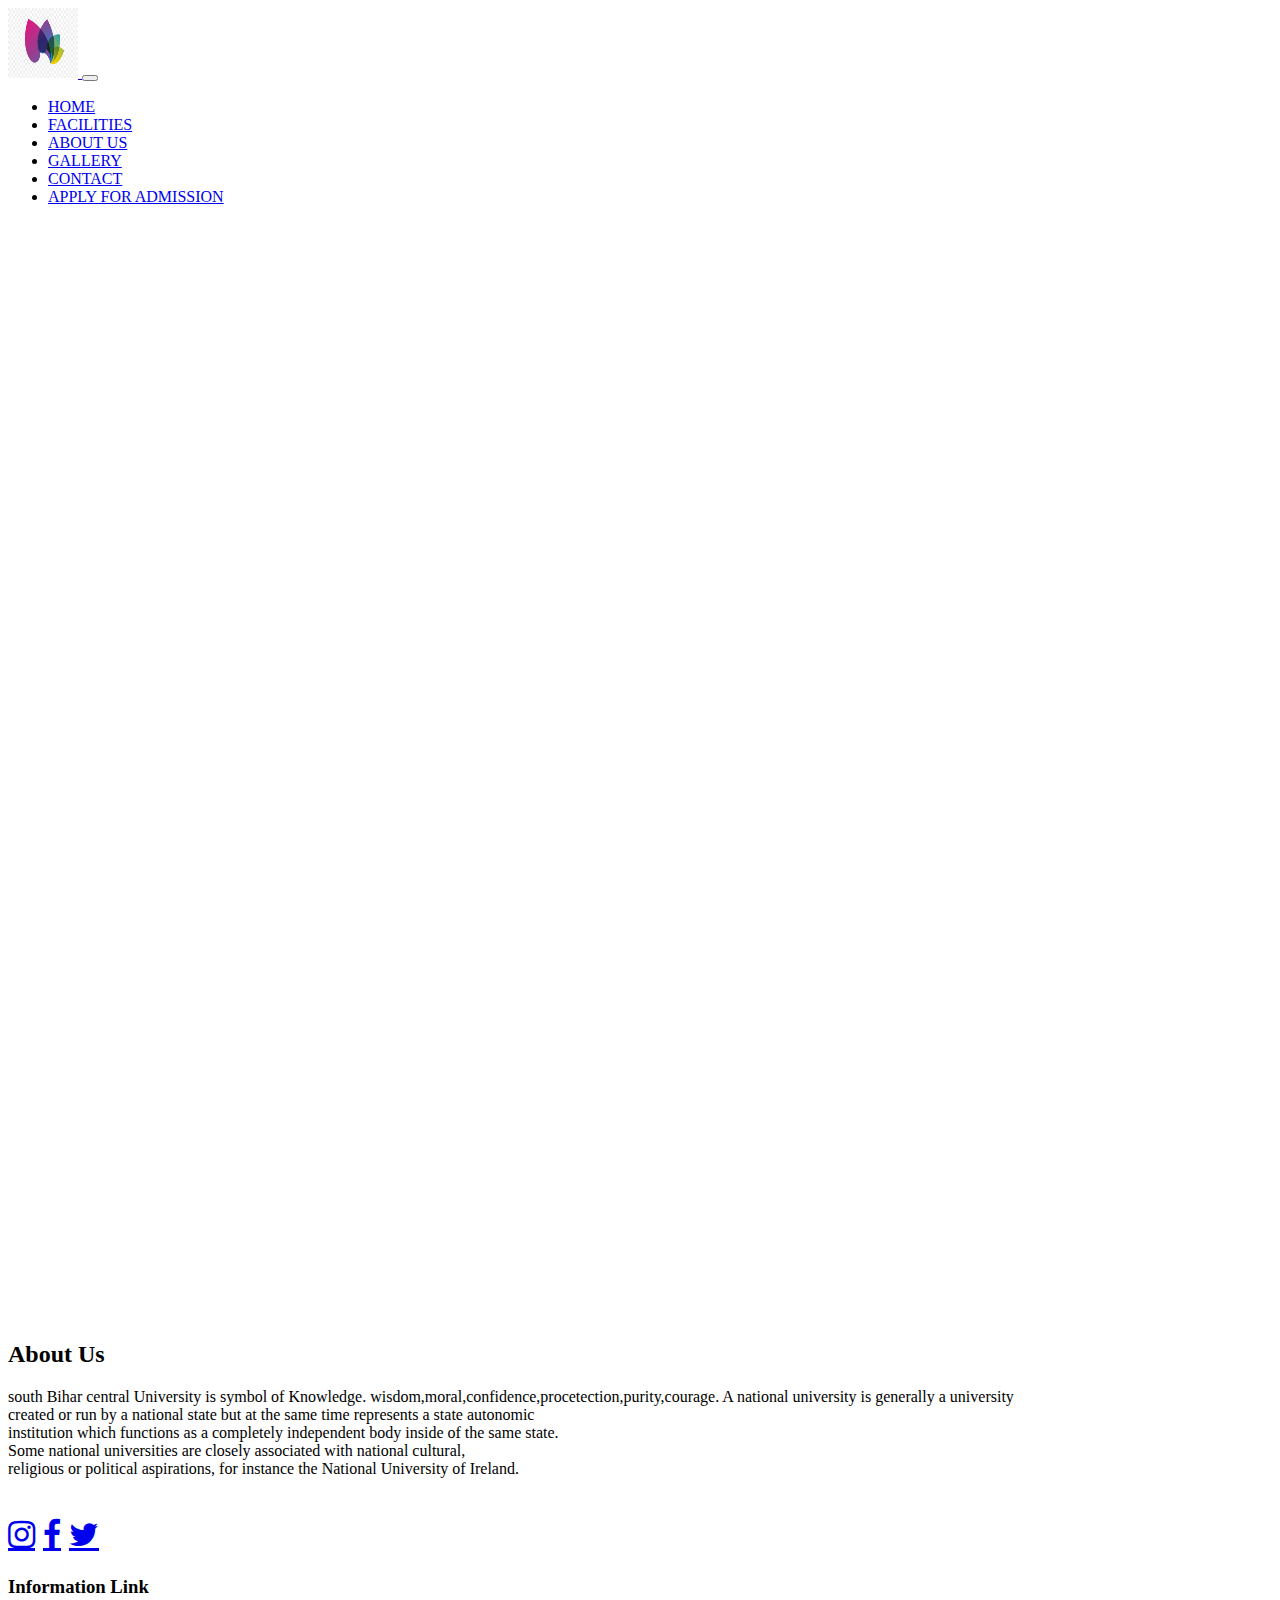
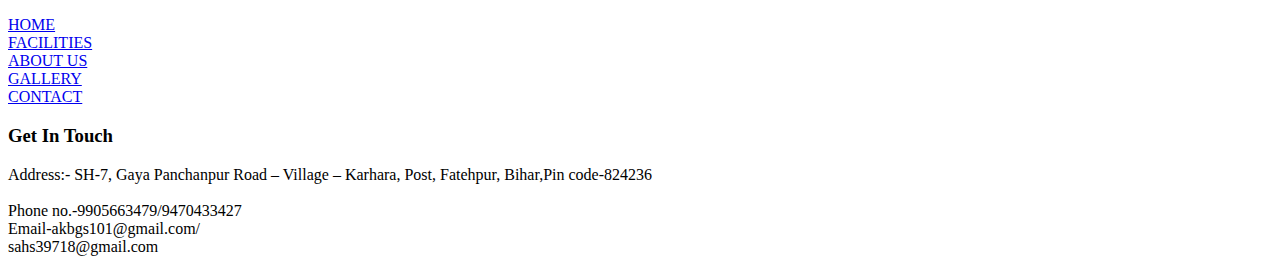
<file: contact.html>
<!DOCTYPE html>
<html>
<head>
	<meta charset="utf-8">
	<meta name="viewport" content="width=device-width, initial-scale=1">
	<title> college website </title>
	<script src="https://cdn.jsdelivr.net/npm/bootstrap@5.3.2/dist/js/bootstrap.bundle.min.js"></script>

	<link href="https://cdn.jsdelivr.net/npm/bootstrap@5.3.2/dist/css/bootstrap.min.css" rel="stylesheet" integrity="sha384-T3c6CoIi6uLrA9TneNEoa7RxnatzjcDSCmG1MXxSR1GAsXEV/Dwwykc2MPK8M2HN" crossorigin="anonymous">
   
   <script src="https://cdn.jsdelivr.net/npm/jquery@3.5.1/dist/jquery.slim.min.js" integrity="sha384-DfXdz2htPH0lsSSs5nCTpuj/zy4C+OGpamoFVy38MVBnE+IbbVYUew+OrCXaRkfj" crossorigin="anonymous"></script>
<script src="https://cdn.jsdelivr.net/npm/popper.js@1.16.1/dist/umd/popper.min.js" integrity="sha384-9/reFTGAW83EW2RDu2S0VKaIzap3H66lZH81PoYlFhbGU+6BZp6G7niu735Sk7lN" crossorigin="anonymous"></script>
<script src="https://cdn.jsdelivr.net/npm/bootstrap@4.6.2/dist/js/bootstrap.min.js" integrity="sha384-+sLIOodYLS7CIrQpBjl+C7nPvqq+FbNUBDunl/OZv93DB7Ln/533i8e/mZXLi/P+" crossorigin="anonymous"></script>
<link rel="stylesheet" href="https://cdnjs.cloudflare.com/ajax/libs/font-awesome/4.7.0/css/font-awesome.min.css">
<style >
	#PP{background: rgba(0, 0, 0, 0.5);}
	
</style>
</head>
<body>
	<nav class="navbar navbar-expand-lg navbar-light bg-secondary">
  <div class="container-fluid">
    <a class="navbar-brand" href="#"><img src="logo.jpg" height="70px" width="70px"> </a>
    <button class="navbar-toggler" type="button" data-bs-toggle="collapse" data-bs-target="#navbarNav" aria-controls="navbarNav" aria-expanded="false" aria-label="Toggle navigation">
      <span class="navbar-toggler-icon"></span>
    </button>
    <div class="collapse navbar-collapse" id="navbarNav">
      <ul class="navbar-nav">
        <li class="nav-item">
          <a class="nav-link active" aria-current href="task19.html">HOME</a>
        </li>
        <li class="nav-item">
          <a class="nav-link" href="task21.html">FACILITIES</a>
        </li>
        <li class="nav-item">
          <a class="nav-link" href="task22.html">ABOUT US</a>
        </li>
        <li class="nav-item">
          <a class="nav-link" href="task20.html">GALLERY</a>
        </li>
        <li class="nav-item">
          <a class="nav-link" href="contact.html">CONTACT</a>
        </li>
        <li class="nav-item">
          <a href="https://forms.gle/2PxKoJCrVuA7Mh2i6" class="nav-link bg-warning">APPLY FOR ADMISSION</a>
        </li>
      </ul>
    </div>
  </div>

</nav>
<iframe src="https://docs.google.com/forms/d/e/1FAIpQLSem6dJ2KxLojpIry87x8LJtOwrNnRxxy1RkQaID-9XVYDSdMg/viewform?embedded=true" width="100%" height="1095" frameborder="0" marginheight="0" marginwidth="0">Loading…</iframe>
<footer>
  <div class="container-fluid bg-secondary">
    <div class="row">
      <div class="col-md-6 sm-6">
  <h2>About Us</h2>
  south Bihar central University is symbol of Knowledge.
  wisdom,moral,confidence,procetection,purity,courage.
  A national university is generally a university <br>created or run by a national state but at the same time represents a state autonomic <br>institution which functions as a completely independent body inside of the same state.<br> Some national universities are closely associated with national cultural,<br> religious or political aspirations, for instance the National University of Ireland.<br><br><h1><a class="fa fa-instagram" href="https://instagram.com/br_09_wale?igshid=NzZlODBkYWE4Ng=="></a>
  <a class="fa fa-facebook" href="https://www.facebook.com/kumarankit.bhardawaj?mibextid=ZbWKwL"></a>
  <a class="fa fa-twitter" href="https://x.com/ANKITBHARDWAJX?t=DvZtdf4dVRIyKNFMhr_mgw&s=09"></a></h1>

</div>

      <div class="col-md-3 sm-3">
        <h3>Information Link</h3>
        
          <a class="nav-link active" aria-current="page" href="task19.html">HOME</a><br>
               <a class="nav-link" href="task21.html">FACILITIES</a><br>
       
          <a class="nav-link" href="task22.html">ABOUT US</a><br>
        
          <a class="nav-link" href="task20.html">GALLERY</a><br>
          <a class="nav-link" href="https://www.gpp7.org.in/about-us/contact/">CONTACT</a>
       
    </div>
  
</nav>
<div class="col-md-3 sm-3">
        <h3>Get In Touch</h3>
Address:- SH-7, Gaya Panchanpur Road – Village – Karhara, Post, Fatehpur, Bihar,Pin code-824236<br><br>
Phone no.-9905663479/9470433427<br>
Email-akbgs101@gmail.com/<br>sahs39718@gmail.com


</div></div>

</footer>

  </body>
</html>
</file>
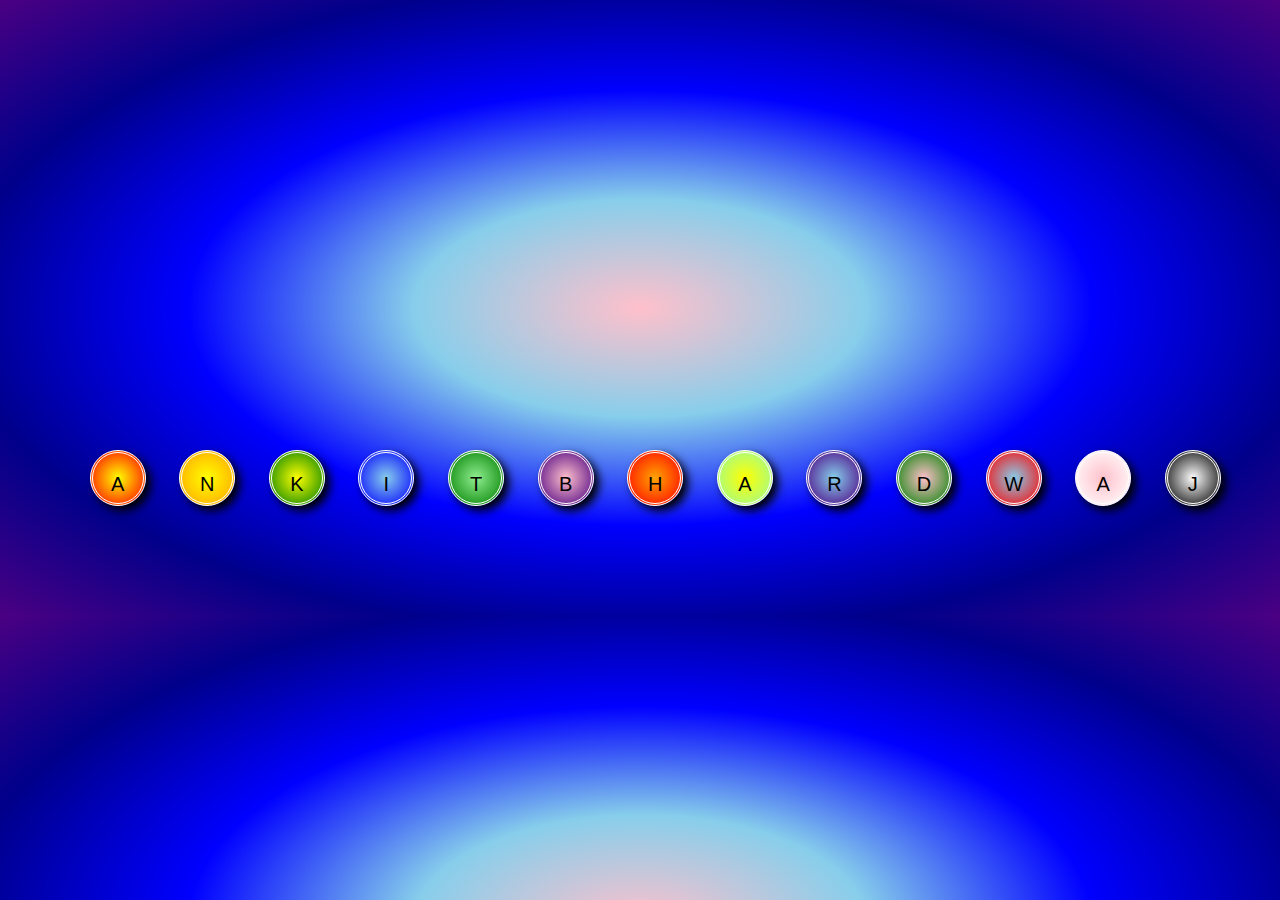
<file: task09.html>
<!DOCTYPE html>
<html>
<head>
	<meta charset="utf-8">
	<meta name="viewport" content="width=device-width, initial-scale=1">
	<title>ankit</title>
	<style type="text/css">
		body{
			width: 100%;
			height: 600px;
			background:radial-gradient(pink,skyblue,blue,darkblue,indigo);
		}
		div{
			height: 50px;
			width: 50px;
			border-radius: 100%;
			border: double white;
			top: 50%;
			left:; 
			text-align: center;
			padding: 0px;
			font-size: 20px;
			font-family: sans-serif;
			animation: vish 2s linear infinite alternate-reverse;
			box-shadow: 5px 5px 10px black;

			
			
		}
		@keyframes vish{
			0%{ transform: translateY(0px);}
			25%{
				transform: translateY(200px);
			}
			50%{transform: translateY(-200px);

			}
			100%{
				transform: translateY(0);
			}

		}
		.one{background:radial-gradient(yellow,red); 
			position: absolute;
			left:7%;
			
		}
		.two{background:radial-gradient(yellow,orange);
			position: absolute;
			left:14%;
			animation-delay:0.1s ;
		 }

		.three{background:radial-gradient(yellow,green);
		   left:21%;
			position: absolute;
			animation-delay:0.2s ;
		}
		.four{ background:radial-gradient(skyblue,blue); position: absolute;
			left:28%;
			animation-delay: 0.3s;

		}
		.five{background:radial-gradient(lightgreen,green);
			left:35%;
			position: absolute;
			animation-delay: 0.4s;
		 } 
		.six{ background:radial-gradient(pink,indigo);
			  left:42%;
			  position: absolute;
			  animation-delay: 0.5s ;}
		.seven{
			background:radial-gradient(orange,red);
			  left:49%;
			  position: absolute;
			  animation-delay: 0.6s ;
		}	
		.eight{background:radial-gradient(yellow,palegreen);
			  left:56%;
			  position: absolute;
			  animation-delay: 0.7s ;

		}	
		.nine{background:radial-gradient(skyblue,indigo);
			  left:63%;
			  position: absolute;
			  animation-delay: 0.8s ;

		}
		.ten{background:radial-gradient(pink,green);
			  left:70%;
			  position: absolute;
			  animation-delay: 0.9s ;

		}
		.eleven{background:radial-gradient(skyblue,red);
			  left:77%;
			  position: absolute;
			  animation-delay: 1s ;

		}

		.twe{background:radial-gradient(pink,white);
			  left:84%;
			  position: absolute;
			  animation-delay: 1.1s ;

		}

		.last{background:radial-gradient(white,black);
			  left:91%;
			  position: absolute;
			  animation-delay: 1.2s ;

		}


		

	</style>
</head>
<body>
	<div class="one" id="one"><center> <p>A</p>
	</center></div>

		<div class="two"><p>N</p></div>

			<div class="three"><p>K</p></div>

			<div class="four"><p>I</p></div>

			<div class="five"><p>T</p></div>

			<div class="six"><p>B</p></div>

			<div class="seven"><p>H</p></div>

			<div class="eight"><p>A</p> </div>

			<div class="nine"><p>R</p> </div>

			<div class="ten"><p>D</p> </div>

			<div class="eleven"><p>W</p></div>

			<div class="twe"><p>A</p></div>

			<div class="last"><p>J</p></div>

			

</body>
</html>
</file>
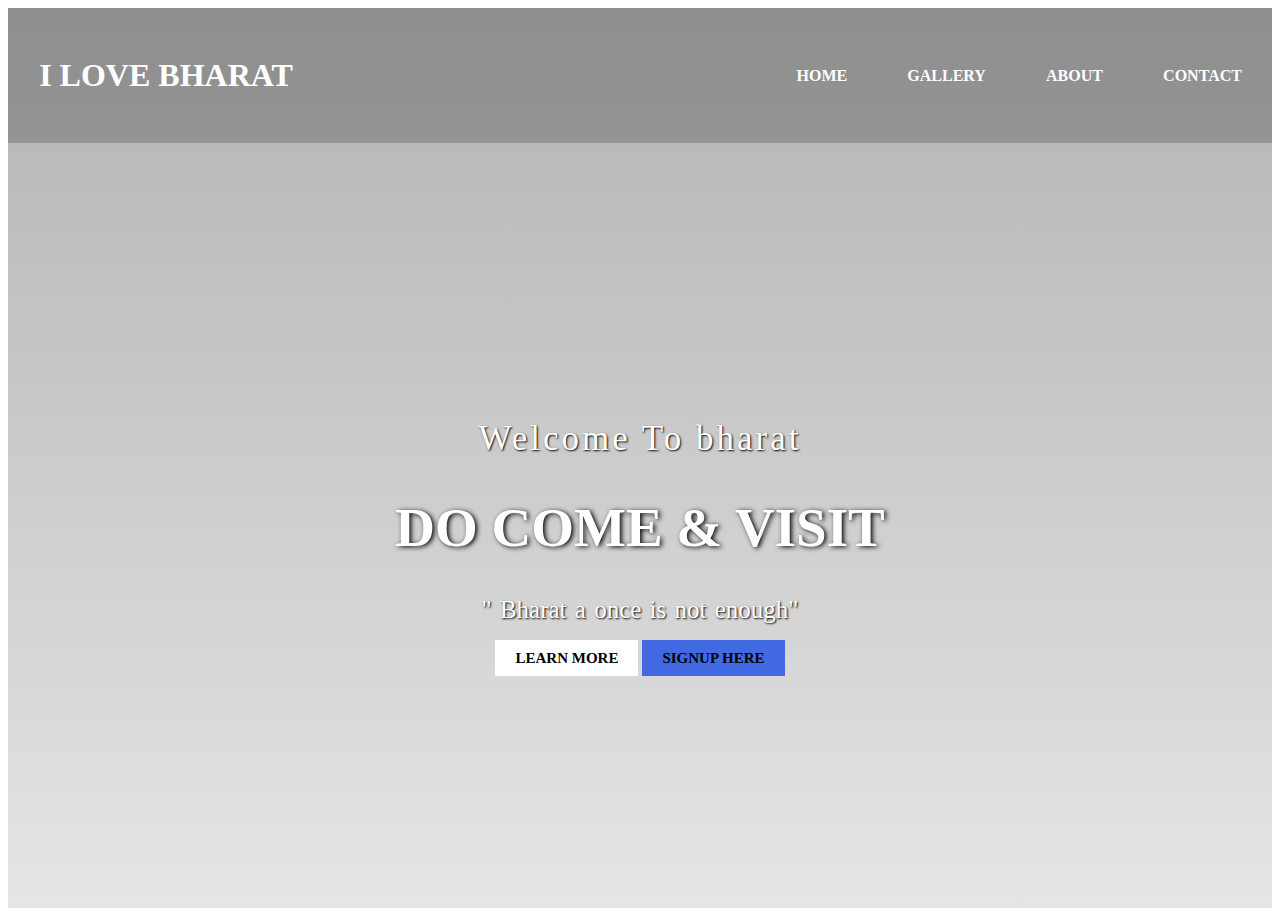
<file: task10.html>
<!DOCTYPE html>
<html>
<head>
	<meta charset="utf-8">
	<meta name="viewport" content="width=device-width, initial-scale=1">
	<title>Sunrise</title>
	 <link rel="stylesheet" href="https://cdnjs.cloudflare.com/ajax/libs/animate.css/3.5.2/animate.min.css">
		
		<style type="text/css">
		header{
			height: 100vh; width: 100%;
			background-image:linear-gradient(rgba(0,0,0,0.3), 
				rgba(0,0,0,0.1)), url(https://images.unsplash.com/photo-1635530027421-b793c5c8d045?w=600&auto=format&fit=crop&q=60&ixlib=rb-4.0.3&ixid=M3wxMjA3fDB8MHxzZWFyY2h8MTl8fHNvdXJjZXxlbnwwfHwwfHx8MA%3D%3D);
			background-repeat: no repeat;
			background-size: cover;
		}
		nav{
			height: 15vh; width: 100%;
			background:rgba(0, 0, 0, 0.2); 	color: white;
			display: flex;justify-content: space-between;
			align-items: center;
			text-transform: uppercase;
		}
		.logo{width: 25%;	text-align: center; 
		 }
		 .menu{
		 	width: 40%;	
		 	display: flex; 
		 	justify-content: space-around;
		 }
		 a{
		 	text-decoration: none;	
		 	color: white; 
		 	font-weight: bold;
		 }
		 main{
		 	width: 100%; height: 85vh;
		 	 display: flex;
		 	justify-content: center;	
		 	align-items: center;
		 	text-align: center;	
		 	color: white;
		 }
		 section{	
		 }
		 h3{
		 	font-weight: 200;	font-size: 35px; 
		 	letter-spacing: 3px;
		 	text-shadow: 1px 1px 2px black;
		 }
		 .do{
		 	font-size: 55px;	font-weight: 700;
		 	text-shadow: 2px 1px 5px black;
		 }
		 p{
		 	font-size: 25px;	word-spacing: 2px;
		 	text-shadow: 1px 1px 2px black;	}
		 	.one{
		 		padding: 10px 20px; text-transform: uppercase;
		 		font-size: 15px;	background: white;
		 		color: black;
		 	}
		 	.two{padding: 10px 20px;text-transform: uppercase;
		 		font-size: 15px;background: royalblue;
		 		color: black;
		 	}
	</style>
	
</head>
<body> 
	<header>
		<nav>
			<div class="logo"> <h1 class="animated infinite flash ">I LOVE BHARAT</h1>
			</div>
			<div class="menu"> 
				<a href="#"> Home</a>  <a href="#"> Gallery</a>
				<a href="#"> About</a>  <a href="#"> Contact</a>
			</div> 
		</nav>

			<main>
				<section>	<h3>Welcome To bharat</h3>
				<h1 class="do"> DO COME & VISIT <span></span></h1>
				<p> " Bharat a once is not enough"</p>
				<a href="#" class="one">learn more</a>
				<a href="#" class="two"> signup here</a> 
				</section>
			</main>
		

</body>
</html>
</file>
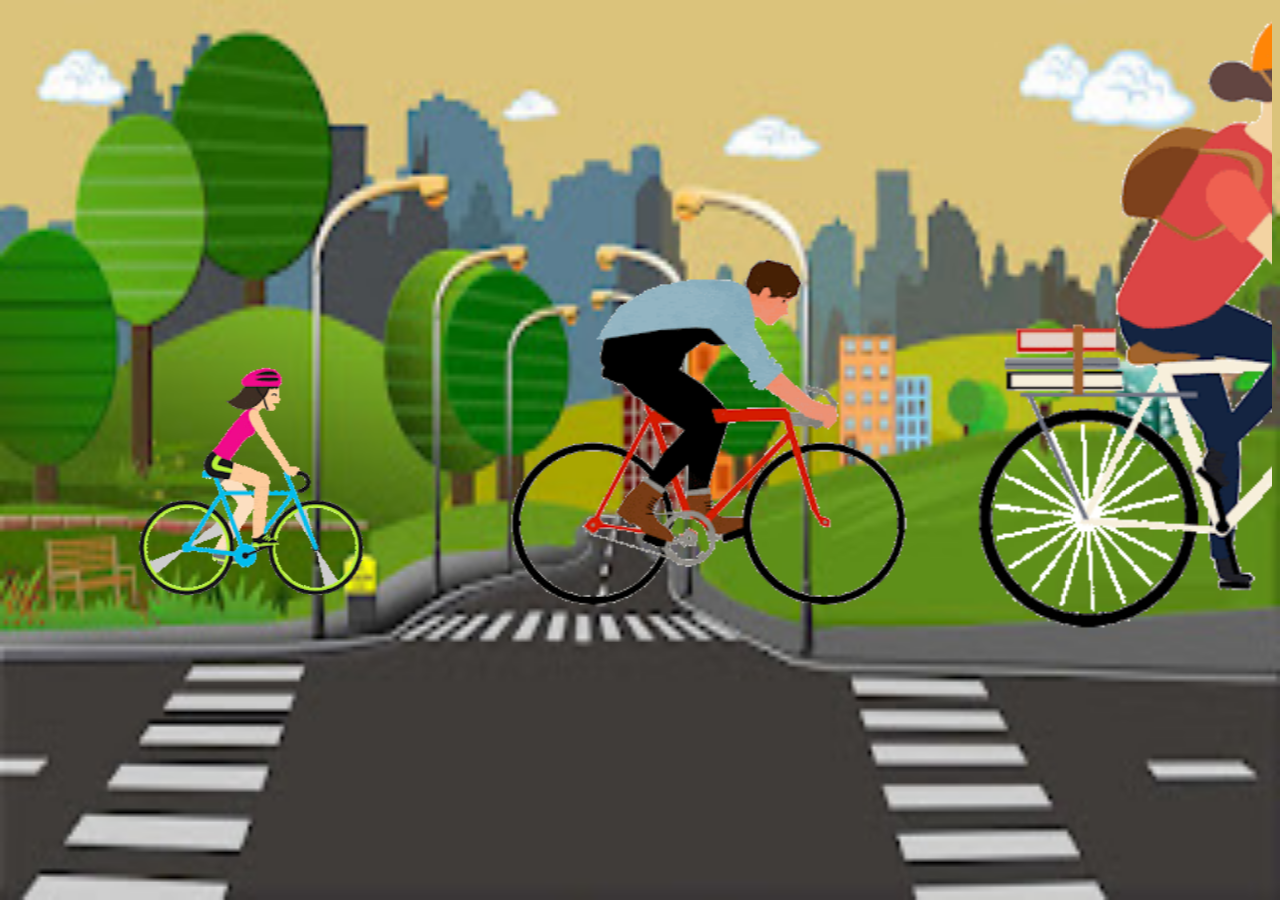
<file: task15.html>
<!DOCTYPE html>
<html>
<head>
	<meta charset="utf-8">
	<meta name="viewport" content="width=device-width, initial-scale=1">
	<title>animation video</title>
	<style >
		body{background-repeat: no-repeat;
			background-size: 100% 100%;
			background-attachment: fixed;

		}
		
	</style>
</head>
<body background="bg.jpg">
	
	<marquee direction="right" scrollment"35">
	<img src="100.gif" width="32%">
	<img src="101.gif"width="40%">
	<img src="102.gif"width="45%">
		

	</marquee>
	

</body>
</html>
</file>
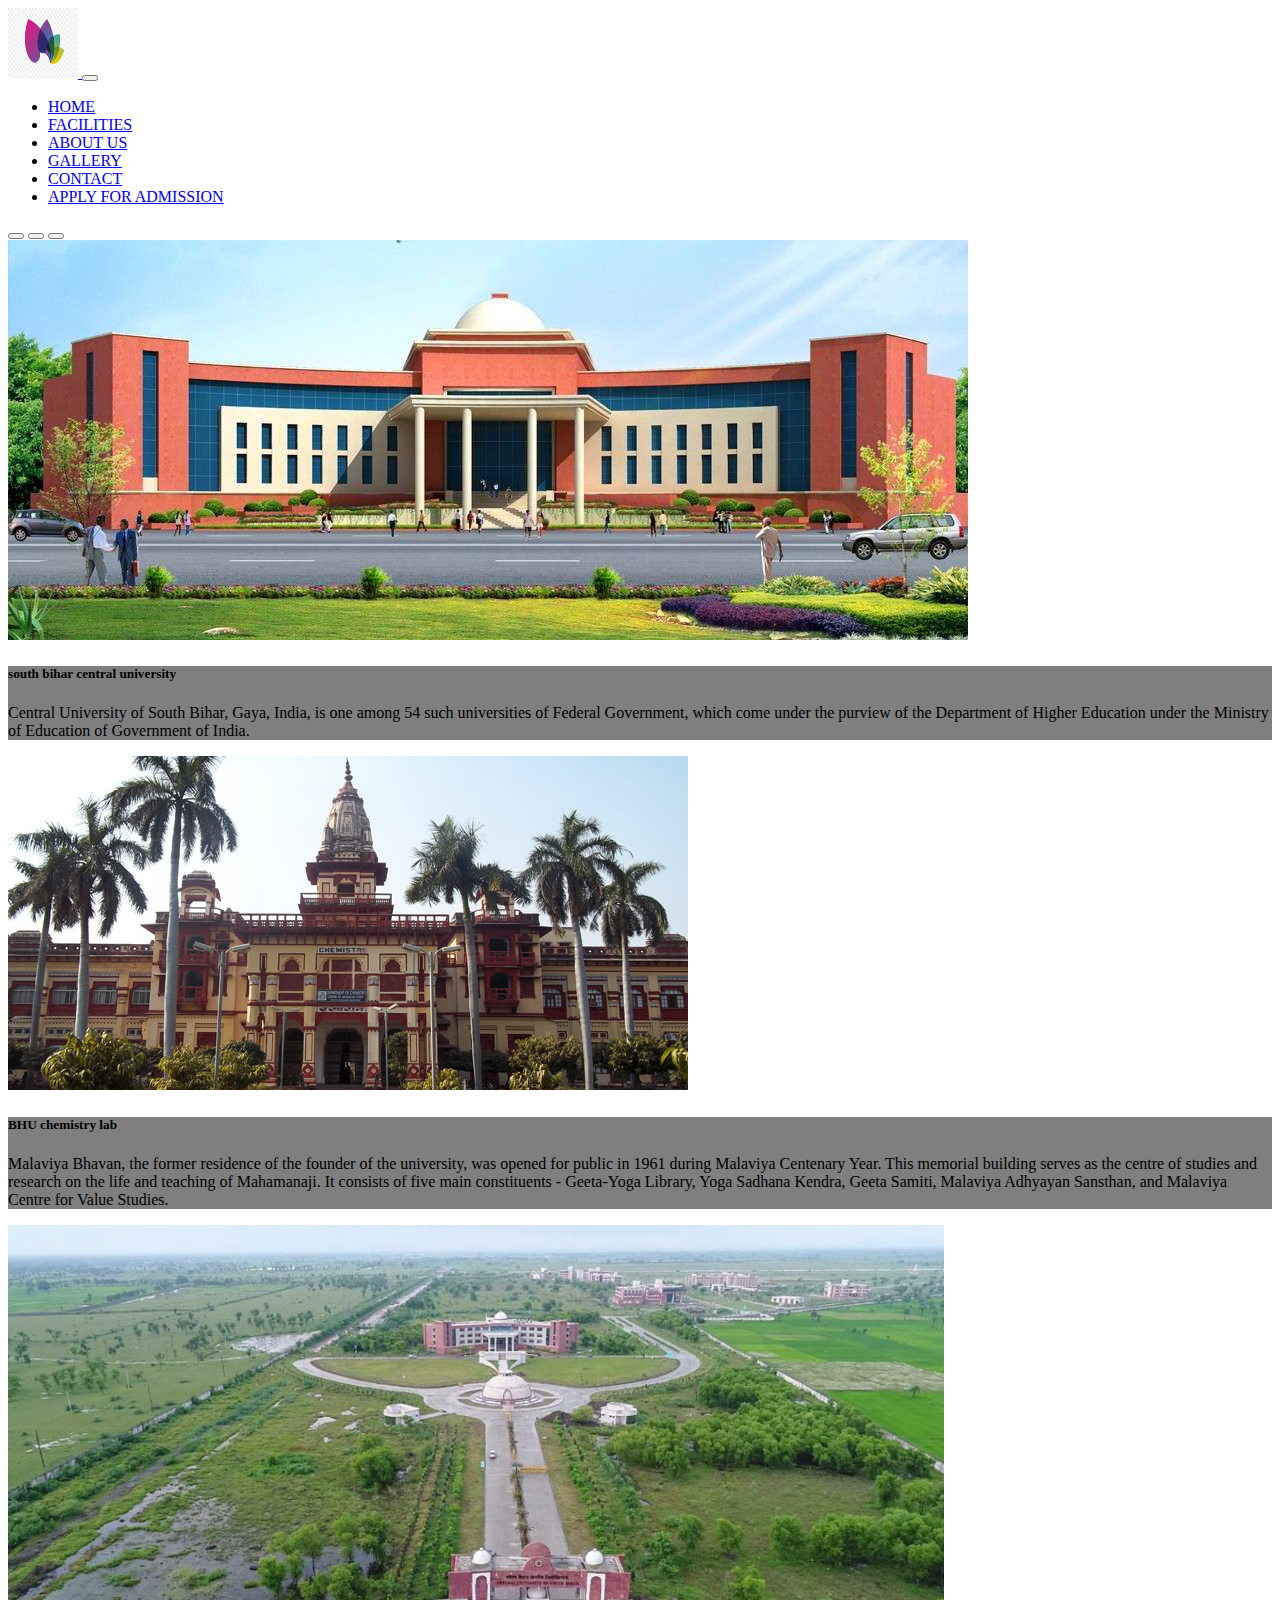
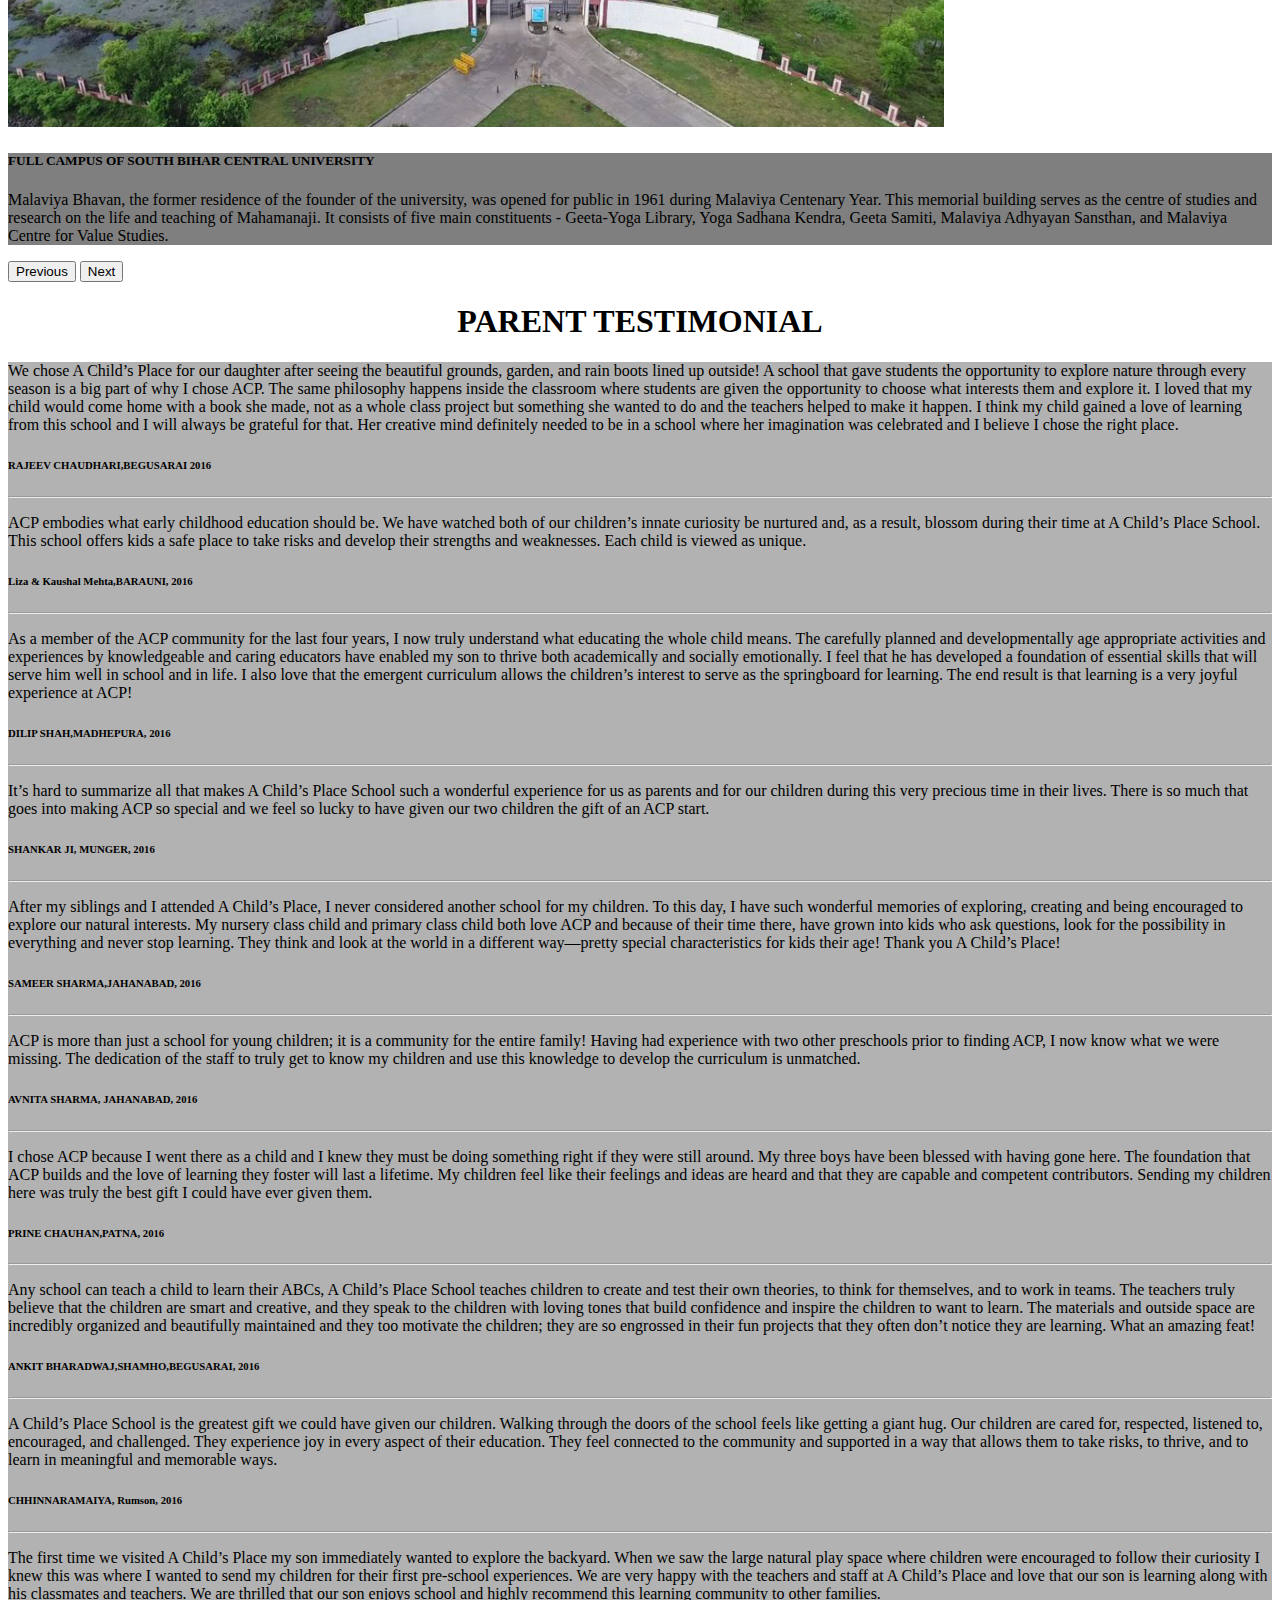
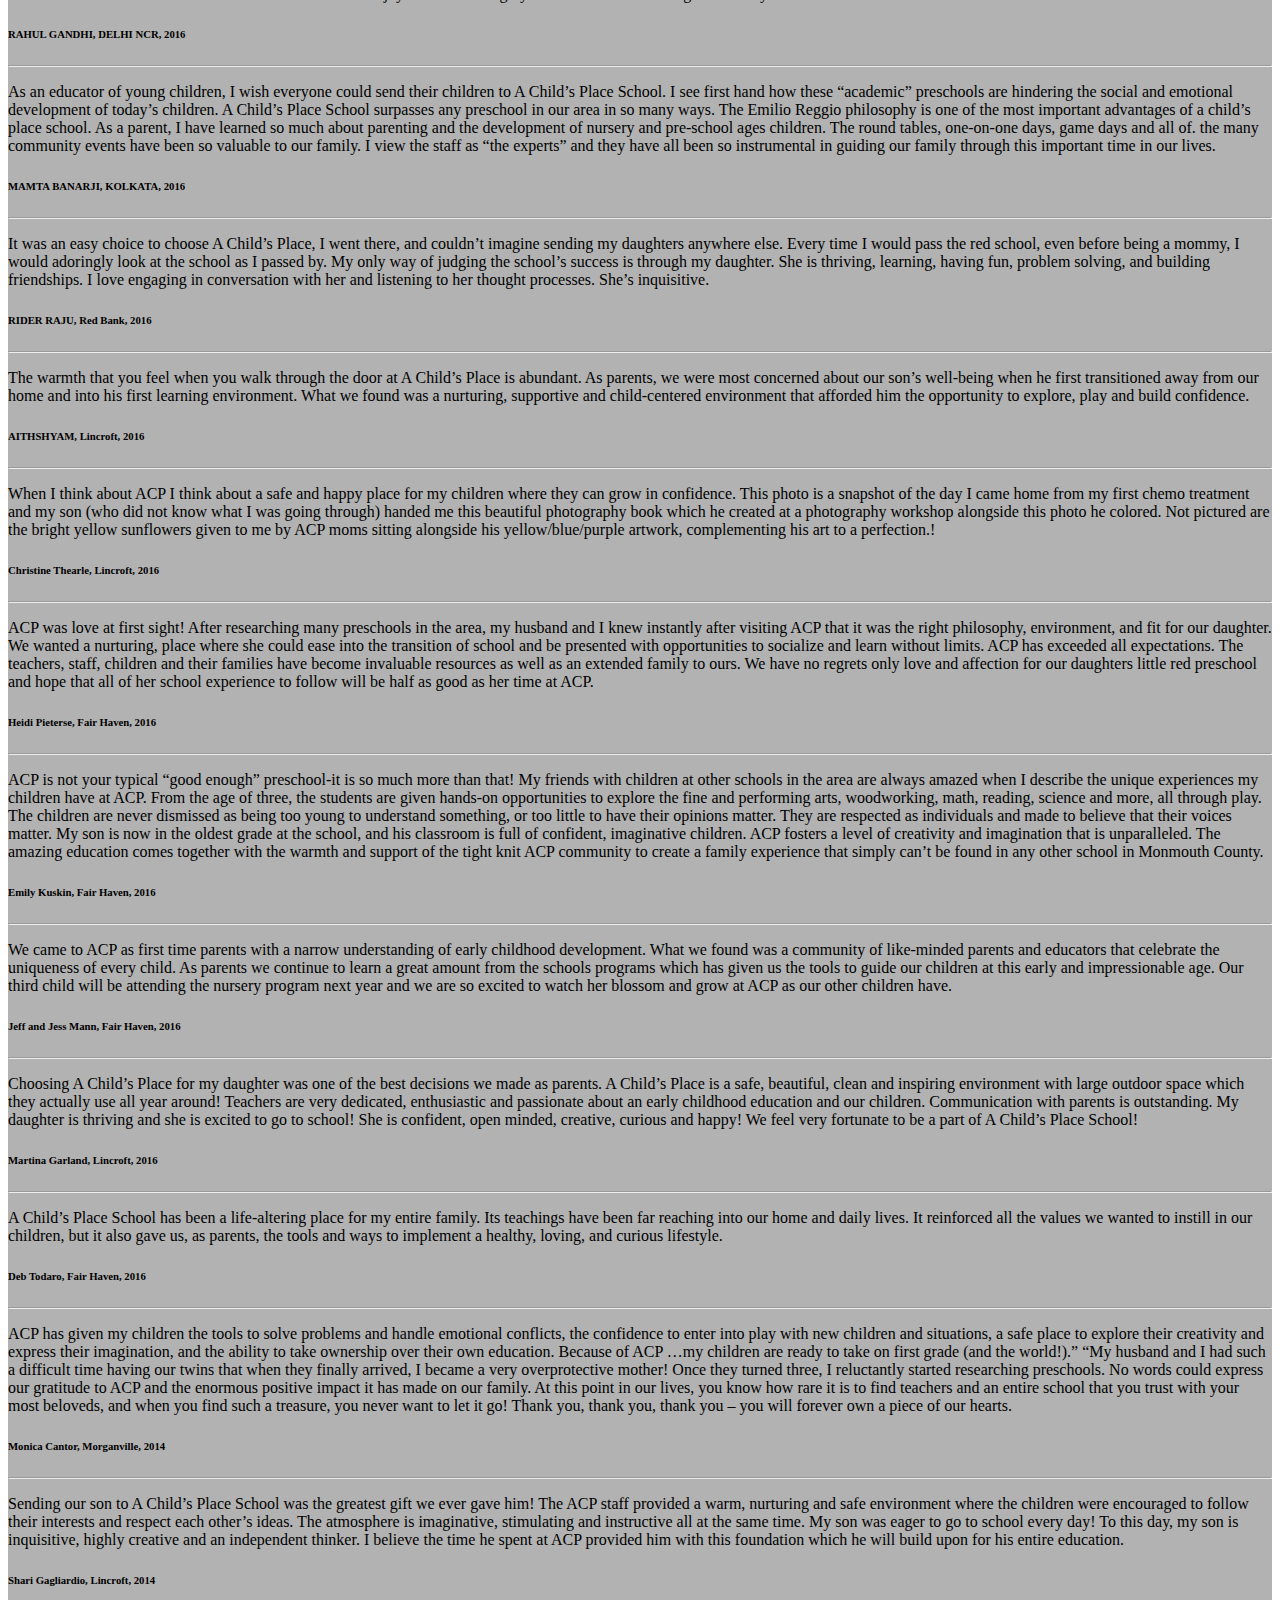
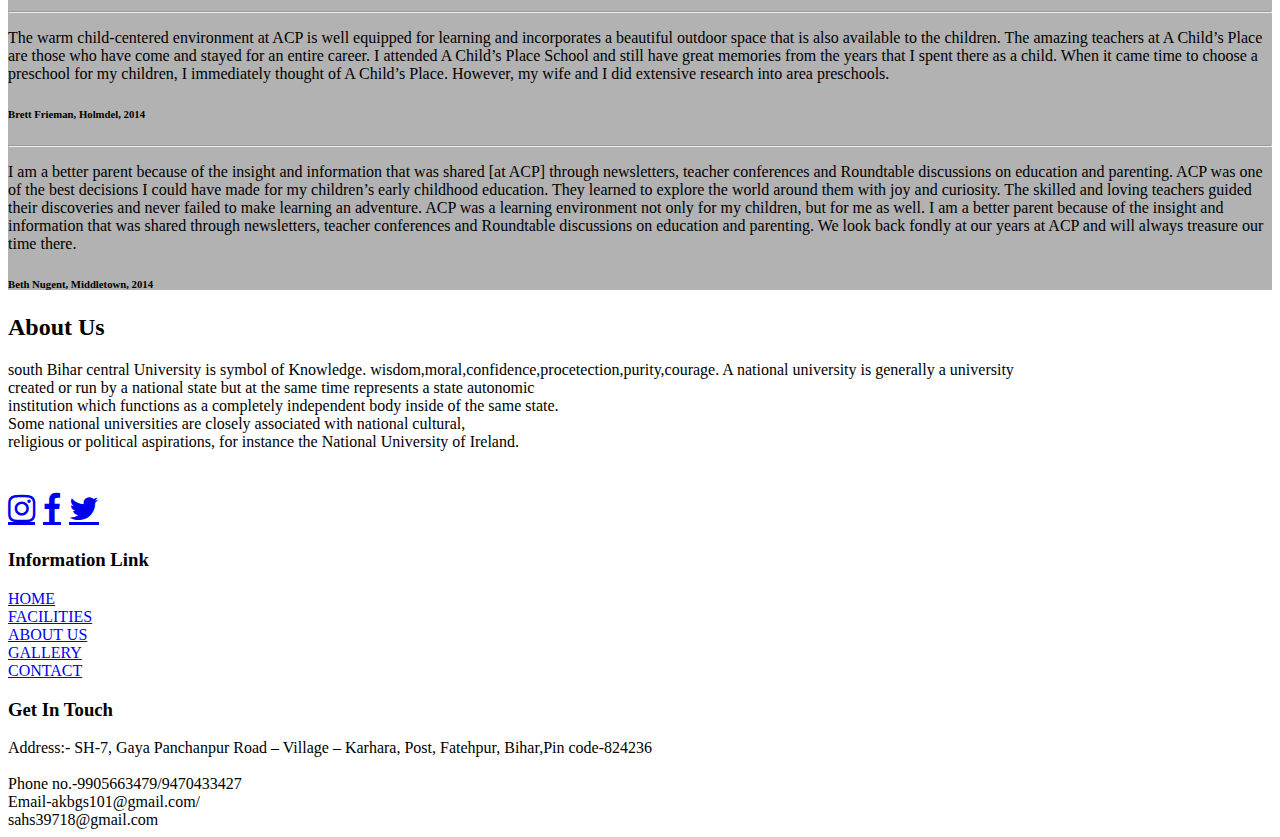
<file: task19.html>
<!DOCTYPE html>
<html>
<head>
	<meta charset="utf-8">
	<meta name="viewport" content="width=device-width, initial-scale=1">
	<title> college website </title>
	<script src="https://cdn.jsdelivr.net/npm/bootstrap@5.3.2/dist/js/bootstrap.bundle.min.js"></script>

	<link href="https://cdn.jsdelivr.net/npm/bootstrap@5.3.2/dist/css/bootstrap.min.css" rel="stylesheet" integrity="sha384-T3c6CoIi6uLrA9TneNEoa7RxnatzjcDSCmG1MXxSR1GAsXEV/Dwwykc2MPK8M2HN" crossorigin="anonymous">
   
   <script src="https://cdn.jsdelivr.net/npm/jquery@3.5.1/dist/jquery.slim.min.js" integrity="sha384-DfXdz2htPH0lsSSs5nCTpuj/zy4C+OGpamoFVy38MVBnE+IbbVYUew+OrCXaRkfj" crossorigin="anonymous"></script>
<script src="https://cdn.jsdelivr.net/npm/popper.js@1.16.1/dist/umd/popper.min.js" integrity="sha384-9/reFTGAW83EW2RDu2S0VKaIzap3H66lZH81PoYlFhbGU+6BZp6G7niu735Sk7lN" crossorigin="anonymous"></script>
<script src="https://cdn.jsdelivr.net/npm/bootstrap@4.6.2/dist/js/bootstrap.min.js" integrity="sha384-+sLIOodYLS7CIrQpBjl+C7nPvqq+FbNUBDunl/OZv93DB7Ln/533i8e/mZXLi/P+" crossorigin="anonymous"></script>
<link rel="stylesheet" href="https://cdnjs.cloudflare.com/ajax/libs/font-awesome/4.7.0/css/font-awesome.min.css">
<style >
	#PP{background: rgba(0, 0, 0, 0.5);}
	#sk{background: rgba(0, 0, 0, 0.3);}
  
</style>
</head>
<body>
	<nav class="navbar navbar-expand-lg navbar-light bg-secondary">
  <div class="container-fluid">
    <a class="navbar-brand" href="#"><img src="logo.jpg" height="70px" width="70px"> </a>
    <button class="navbar-toggler" type="button" data-bs-toggle="collapse" data-bs-target="#navbarNav" aria-controls="navbarNav" aria-expanded="false" aria-label="Toggle navigation">
      <span class="navbar-toggler-icon"></span>
    </button>
    <div class="collapse navbar-collapse" id="navbarNav">
      <ul class="navbar-nav">
        <li class="nav-item">
          <a class="nav-link active" aria-current href="task19.html">HOME</a>
        </li>
        <li class="nav-item">
          <a class="nav-link" href="task21.html">FACILITIES</a>
        </li>
        <li class="nav-item">
          <a class="nav-link" href="task22.html">ABOUT US</a>
        </li>
        <li class="nav-item">
          <a class="nav-link" href="task20.html">GALLERY</a>
        </li>
        <li class="nav-item">
          <a class="nav-link" href="contact.html">CONTACT</a>
        </li>
        <li class="nav-item">
          <a href="Admission Form.html" class="nav-link bg-warning">APPLY FOR ADMISSION</a>
        </li>
      </ul>
    </div>
  </div>
</nav>
<div id="carouselExampleCaptions" class="carousel slide">
  <div class="carousel-indicators">
    <button type="button" data-bs-target="#carouselExampleCaptions" data-bs-slide-to="0" class="active" aria-current="true" aria-label="Slide 1"></button>
    <button type="button" data-bs-target="#carouselExampleCaptions" data-bs-slide-to="1" aria-label="Slide 2"></button>
    <button type="button" data-bs-target="#carouselExampleCaptions" data-bs-slide-to="2" aria-label="Slide 3"></button>
  </div>
  <div class="carousel-inner">
    <div class="carousel-item active">
      <img src="a1.jpg" class="d-block w-100">
      <div class="carousel-caption d-none d-md-block">
       <div id="PP"> <h5>south bihar central university</h5>
        <p>Central University of South Bihar, Gaya, India, is one among 54 such universities of Federal Government, which come under the purview of the Department of Higher Education under the Ministry of Education of Government of India. </p></div>
      </div>
    </div>
    <div class="carousel-item">
      <img src="aa.jpg" class="d-block  w-100">
      <div class="carousel-caption d-none d-md-block">
       <div id="PP"> <h5>BHU chemistry lab</h5>
        <p>Malaviya Bhavan, the former residence of the founder of the university, was opened for public in 1961 during Malaviya Centenary Year. This memorial building serves as the centre of studies and research on the life and teaching of Mahamanaji. It consists of five main constituents - Geeta-Yoga Library, Yoga Sadhana Kendra, Geeta Samiti, Malaviya Adhyayan Sansthan, and Malaviya Centre for Value Studies.</p></div>
      </div>
    </div>
    <div class="carousel-item">
      <img src="a3.png" class="d-block w-100" >
      <div class="carousel-caption d-none d-md-block"><div id="PP">
        <h5>FULL CAMPUS OF SOUTH BIHAR CENTRAL UNIVERSITY</h5>
        <p>Malaviya Bhavan, the former residence of the founder of the university, was opened for public in 1961 during Malaviya Centenary Year. This memorial building serves as the centre of studies and research on the life and teaching of Mahamanaji. It consists of five main constituents - Geeta-Yoga Library, Yoga Sadhana Kendra, Geeta Samiti, Malaviya Adhyayan Sansthan, and Malaviya Centre for Value Studies.</p></div>
      </div>
    </div>
  </div>
  <button class="carousel-control-prev" type="button" data-bs-target="#carouselExampleCaptions" data-bs-slide="prev">
    <span class="carousel-control-prev-icon" aria-hidden="true"></span>
    <span class="visually-hidden">Previous</span>
  </button>
  <button class="carousel-control-next" type="button" data-bs-target="#carouselExampleCaptions" data-bs-slide="next">
    <span class="carousel-control-next-icon" aria-hidden="true"></span>
    <span class="visually-hidden">Next</span>
  </button>
</div>
<div class="container-fluid bg-info">
  <center><h1>PARENT TESTIMONIAL</h1></center></div>
<div id="sk">
<p>We chose A Child&#8217;s Place for our daughter after seeing the beautiful grounds, garden, and rain boots lined up outside! A school that gave students the opportunity to explore nature through every season is a big part of why I chose ACP. The same philosophy happens inside the classroom where students are given the opportunity to choose what interests them and explore it. I loved that my child would come home with a book she made, not as a whole class project but something she wanted to do and the teachers helped to make it happen. I think my child gained a love of learning from this school and I will always be grateful for that. Her creative mind definitely needed to be in a school where her imagination was celebrated and I believe I chose the right place.</p>
<h6>RAJEEV CHAUDHARI,BEGUSARAI 2016</h6>
<hr />
<p>ACP embodies what early childhood education should be. We have watched both of our children&#8217;s innate curiosity be nurtured and, as a result, blossom during their time at A Child&#8217;s Place School. This school offers kids a safe place to take risks and develop their strengths and weaknesses. Each child is viewed as unique.</p>
<h6>Liza &amp; Kaushal Mehta,BARAUNI, 2016</h6>
<hr />
<p>As a member of the ACP community for the last four years, I now truly understand what educating the whole child means. The carefully planned and developmentally age appropriate activities and experiences by knowledgeable and caring educators have enabled my son to thrive both academically and socially emotionally. I feel that he has developed a foundation of essential skills that will serve him well in school and in life. I also love that the emergent curriculum allows the children’s interest to serve as the springboard for learning. The end result is that learning is a very joyful experience at ACP!</p>
<h6>DILIP SHAH,MADHEPURA, 2016</h6>
<hr />
<p>It&#8217;s hard to summarize all that makes A Child&#8217;s Place School such a wonderful experience for us as parents and for our children during this very precious time in their lives. There is so much that goes into making ACP so special and we feel so lucky to have given our two children the gift of an ACP start. </p>
<h6>SHANKAR JI, MUNGER, 2016</h6>
<hr />
<p>After my siblings and I attended A Child&#8217;s Place, I never considered another school for my children. To this day, I have such wonderful memories of exploring, creating and being encouraged to explore our natural interests. My nursery class child and primary class child both love ACP and because of their time there, have grown into kids who ask questions, look for the possibility in everything and never stop learning. They think and look at the world in a different way—pretty special characteristics for kids their age! Thank you A Child&#8217;s Place!</p>
<h6>SAMEER SHARMA,JAHANABAD, 2016</h6>
<hr />
<p>ACP is more than just a school for young children; it is a community for the entire family! Having had experience with two other preschools prior to finding ACP, I now know what we were missing. The dedication of the staff to truly get to know my children and use this knowledge to develop the curriculum is unmatched.</p>
<h6>AVNITA SHARMA, JAHANABAD, 2016</h6>
<hr />
<p>I chose ACP because I went there as a child and I knew they must be doing something right if they were still around. My three boys have been blessed with having gone here. The foundation that ACP builds and the love of learning they foster will last a lifetime. My children feel like their feelings and ideas are heard and that they are capable and competent contributors. Sending my children here was truly the best gift I could have ever given them.</p>
<h6>PRINE CHAUHAN,PATNA, 2016</h6>
<hr />
<p>Any school can teach a child to learn their ABCs, A Child’s Place School teaches children to create and test their own theories, to think for themselves, and to work in teams. The teachers truly believe that the children are smart and creative, and they speak to the children with loving tones that build confidence and inspire the children to want to learn. The materials and outside space are incredibly organized and beautifully maintained and they too motivate the children; they are so engrossed in their fun projects that they often don’t notice they are learning. What an amazing feat!</p>
<h6>ANKIT BHARADWAJ,SHAMHO,BEGUSARAI, 2016</h6>
<hr />
<p>A Child’s Place School is the greatest gift we could have given our children. Walking through the doors of the school feels like getting a giant hug. Our children are cared for, respected, listened to, encouraged, and challenged. They experience joy in every aspect of their education. They feel connected to the community and supported in a way that allows them to take risks, to thrive, and to learn in meaningful and memorable ways.</p>
<h6>CHHINNARAMAIYA, Rumson, 2016</h6>
<hr />
<p>The first time we visited A Child&#8217;s Place my son immediately wanted to explore the backyard. When we saw the large natural play space where children were encouraged to follow their curiosity I knew this was where I wanted to send my children for their first pre-school experiences. We are very happy with the teachers and staff at A Child&#8217;s Place and love that our son is learning along with his classmates and teachers. We are thrilled that our son enjoys school and highly recommend this learning community to other families.</p>
<h6>RAHUL GANDHI, DELHI NCR, 2016</h6>
<hr />
<p>As an educator of young children, I wish everyone could send their children to A Child&#8217;s Place School. I see first hand how these &#8220;academic&#8221; preschools are hindering the social and emotional development of today&#8217;s children. A Child&#8217;s Place School surpasses any preschool in our area in so many ways. The Emilio Reggio philosophy is one of the most important advantages of a child&#8217;s place school. As a parent, I have learned so much about parenting and the development of nursery and pre-school ages children. The round tables, one-on-one days, game days and all of. the many community events have been so valuable to our family. I view the staff as &#8220;the experts&#8221; and they have all been so instrumental in guiding our family through this important time in our lives.</p>
<h6>MAMTA BANARJI, KOLKATA, 2016</h6>
<hr />
<p>It was an easy choice to choose A Child&#8217;s Place, I went there, and couldn&#8217;t imagine sending my daughters anywhere else. Every time I would pass the red school, even before being a mommy, I would adoringly look at the school as I passed by. My only way of judging the school’s success is through my daughter. She is thriving, learning, having fun, problem solving, and building friendships. I love engaging in conversation with her and listening to her thought processes. She&#8217;s inquisitive.</p>
<h6>RIDER RAJU, Red Bank, 2016</h6>
<hr />
<p>The warmth that you feel when you walk through the door at A Child’s Place is abundant. As parents, we were most concerned about our son’s well-being when he first transitioned away from our home and into his first learning environment. What we found was a nurturing, supportive and child-centered environment that afforded him the opportunity to explore, play and build confidence.</p>
<h6>AITHSHYAM, Lincroft, 2016</h6>
<hr />
<p>When I think about ACP I think about a safe and happy place for my children where they can grow in confidence. This photo is a snapshot of the day I came home from my first chemo treatment and my son (who did not know what I was going through) handed me this beautiful photography book which he created at a photography workshop alongside this photo he colored. Not pictured are the bright yellow sunflowers given to me by ACP moms sitting alongside his yellow/blue/purple artwork, complementing his art to a perfection.!</p>
<h6>Christine Thearle, Lincroft, 2016</h6>
<hr />
<p>ACP was love at first sight! After researching many preschools in the area, my husband and I knew instantly after visiting ACP that it was the right philosophy, environment, and fit for our daughter. We wanted a nurturing, place where she could ease into the transition of school and be presented with opportunities to socialize and learn without limits. ACP has exceeded all expectations. The teachers, staff, children and their families have become invaluable resources as well as an extended family to ours. We have no regrets only love and affection for our daughters little red preschool and hope that all of her school experience to follow will be half as good as her time at ACP.</p>
<h6>Heidi Pieterse, Fair Haven, 2016</h6>
<hr />
<p>ACP is not your typical &#8220;good enough&#8221; preschool-it is so much more than that! My friends with children at other schools in the area are always amazed when I describe the unique experiences my children have at ACP. From the age of three, the students are given hands-on opportunities to explore the fine and performing arts, woodworking, math, reading, science and more, all through play. The children are never dismissed as being too young to understand something, or too little to have their opinions matter. They are respected as individuals and made to believe that their voices matter. My son is now in the oldest grade at the school, and his classroom is full of confident, imaginative children. ACP fosters a level of creativity and imagination that is unparalleled. The amazing education comes together with the warmth and support of the tight knit ACP community to create a family experience that simply can&#8217;t be found in any other school in Monmouth County.</p>
<h6>Emily Kuskin, Fair Haven, 2016</h6>
<hr />
<p>We came to ACP as first time parents with a narrow understanding of early childhood development. What we found was a community of like-minded parents and educators that celebrate the uniqueness of every child. As parents we continue to learn a great amount from the schools programs which has given us the tools to guide our children at this early and impressionable age. Our third child will be attending the nursery program next year and we are so excited to watch her blossom and grow at ACP as our other children have.</p>
<h6>Jeff and Jess Mann, Fair Haven, 2016</h6>
<hr />
<p>Choosing A Child&#8217;s Place for my daughter was one of the best decisions we made as parents. A Child&#8217;s Place is a safe, beautiful, clean and inspiring environment with large outdoor space which they actually use all year around! Teachers are very dedicated, enthusiastic and passionate about an early childhood education and our children. Communication with parents is outstanding. My daughter is thriving and she is excited to go to school! She is confident, open minded, creative, curious and happy! We feel very fortunate to be a part of A Child&#8217;s Place School!</p>
<h6>Martina Garland, Lincroft, 2016</h6>
<hr />
<p>A Child’s Place School has been a life-altering place for my entire family. Its teachings have been far reaching into our home and daily lives. It reinforced all the values we wanted to instill in our children, but it also gave us, as parents, the tools and ways to implement a healthy, loving, and curious lifestyle.</p>
<h6>Deb Todaro, Fair Haven, 2016</h6>
<hr />
<p>ACP has given my children the tools to solve problems and handle emotional conflicts, the confidence to enter into play with new children and situations, a safe place to explore their creativity and express their imagination, and the ability to take ownership over their own education. Because of ACP …my children are ready to take on first grade (and the world!).&#8221; &#8220;My husband and I had such a difficult time having our twins that when they finally arrived, I became a very overprotective mother! Once they turned three, I reluctantly started researching preschools. No words could express our gratitude to ACP and the enormous positive impact it has made on our family. At this point in our lives, you know how rare it is to find teachers and an entire school that you trust with your most beloveds, and when you find such a treasure, you never want to let it go! Thank you, thank you, thank you &#8211; you will forever own a piece of our hearts.</p>
<h6>Monica Cantor, Morganville, 2014</h6>
<hr />
<p>Sending our son to A Child’s Place School was the greatest gift we ever gave him! The ACP staff provided a warm, nurturing and safe environment where the children were encouraged to follow their interests and respect each other’s ideas. The atmosphere is imaginative, stimulating and instructive all at the same time. My son was eager to go to school every day! To this day, my son is inquisitive, highly creative and an independent thinker. I believe the time he spent at ACP provided him with this foundation which he will build upon for his entire education.</p>
<h6>Shari Gagliardio, Lincroft, 2014</h6>
<hr />
<p>The warm child-centered environment at ACP is well equipped for learning and incorporates a beautiful outdoor space that is also available to the children. The amazing teachers at A Child’s Place are those who have come and stayed for an entire career. I attended A Child’s Place School and still have great memories from the years that I spent there as a child. When it came time to choose a preschool for my children, I immediately thought of A Child’s Place. However, my wife and I did extensive research into area preschools.</p>
<h6>Brett Frieman, Holmdel, 2014</h6>
<hr />
<p>I am a better parent because of the insight and information that was shared [at ACP] through newsletters, teacher conferences and Roundtable discussions on education and parenting. ACP was one of the best decisions I could have made for my children’s early childhood education. They learned to explore the world around them with joy and curiosity. The skilled and loving teachers guided their discoveries and never failed to make learning an adventure. ACP was a learning environment not only for my children, but for me as well. I am a better parent because of the insight and information that was shared through newsletters, teacher conferences and Roundtable discussions on education and parenting. We look back fondly at our years at ACP and will always treasure our time there.</p>
<h6>Beth Nugent, Middletown, 2014</h6></div>


<footer>
  <div class="container-fluid bg-secondary">
    <div class="row">
      <div class="col-md-6 sm-6">
  <h2>About Us</h2>
  south Bihar central University is symbol of Knowledge.
  wisdom,moral,confidence,procetection,purity,courage.
  A national university is generally a university <br>created or run by a national state but at the same time represents a state autonomic <br>institution which functions as a completely independent body inside of the same state.<br> Some national universities are closely associated with national cultural,<br> religious or political aspirations, for instance the National University of Ireland.<br><br><h1><a class="fa fa-instagram" href="https://instagram.com/br_09_wale?igshid=NzZlODBkYWE4Ng=="></a>
  <a class="fa fa-facebook" href="https://www.facebook.com/kumarankit.bhardawaj?mibextid=ZbWKwL"></a>
  <a class="fa fa-twitter" href="https://x.com/ANKITBHARDWAJX?t=DvZtdf4dVRIyKNFMhr_mgw&s=09"></a></h1>
</div>

      <div class="col-md-3 sm-3">
        <h3>Information Link</h3>
        
          <a class="nav-link active" aria-current="page" href="task19.html">HOME</a><br>
               <a class="nav-link" href="task21.html">FACILITIES</a><br>
       
          <a class="nav-link" href="task22.html">ABOUT US</a><br>
        
          <a class="nav-link" href="task20.html">GALLERY</a><br>
          <a class="nav-link" href="contact.html">CONTACT</a>
       
    </div>
  
</nav>
<div class="col-md-3 sm-3">
        <h3>Get In Touch</h3>
Address:- SH-7, Gaya Panchanpur Road – Village – Karhara, Post, Fatehpur, Bihar,Pin code-824236<br><br>
Phone no.-9905663479/9470433427<br>
Email-akbgs101@gmail.com/<br>sahs39718@gmail.com



</div>

</footer>
<!......>
  </body>
</html>
</file>
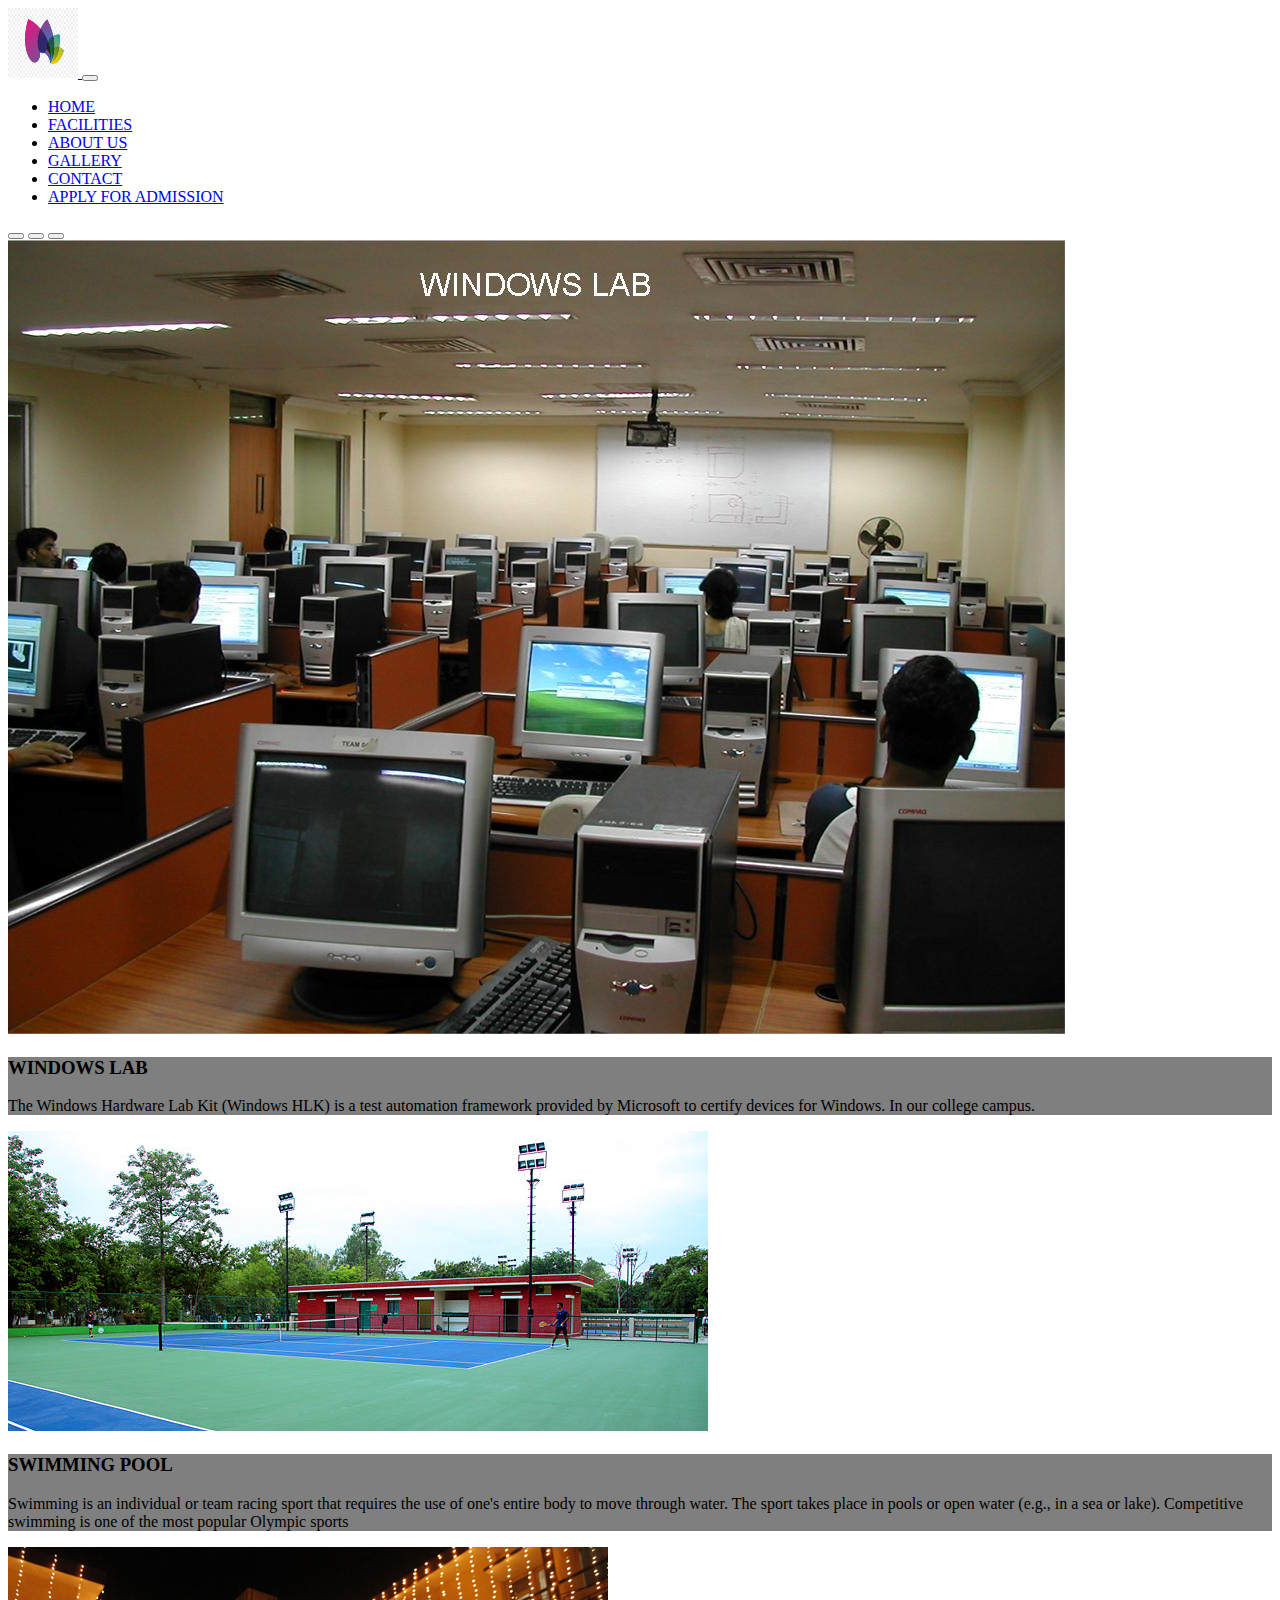
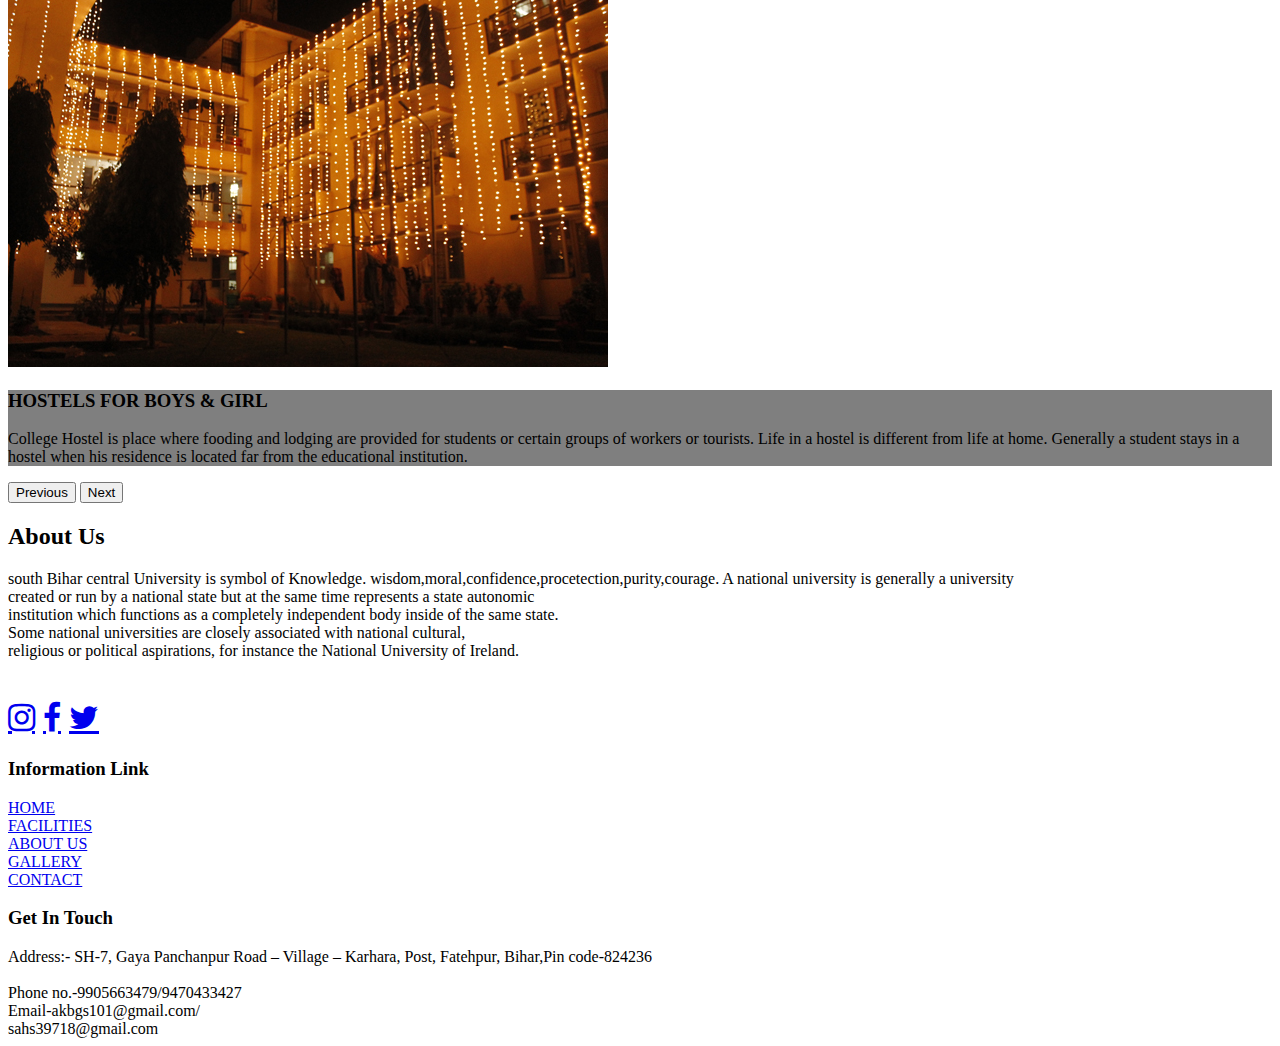
<file: task21.html>
<!DOCTYPE html>
<html>
<head>
  <meta charset="utf-8">
  <meta name="viewport" content="width=device-width, initial-scale=1">
  <title> college website </title>
  <script src="https://cdn.jsdelivr.net/npm/bootstrap@5.3.2/dist/js/bootstrap.bundle.min.js"></script>

  <link href="https://cdn.jsdelivr.net/npm/bootstrap@5.3.2/dist/css/bootstrap.min.css" rel="stylesheet" integrity="sha384-T3c6CoIi6uLrA9TneNEoa7RxnatzjcDSCmG1MXxSR1GAsXEV/Dwwykc2MPK8M2HN" crossorigin="anonymous">
   
   <script src="https://cdn.jsdelivr.net/npm/jquery@3.5.1/dist/jquery.slim.min.js" integrity="sha384-DfXdz2htPH0lsSSs5nCTpuj/zy4C+OGpamoFVy38MVBnE+IbbVYUew+OrCXaRkfj" crossorigin="anonymous"></script>
<script src="https://cdn.jsdelivr.net/npm/popper.js@1.16.1/dist/umd/popper.min.js" integrity="sha384-9/reFTGAW83EW2RDu2S0VKaIzap3H66lZH81PoYlFhbGU+6BZp6G7niu735Sk7lN" crossorigin="anonymous"></script>
<script src="https://cdn.jsdelivr.net/npm/bootstrap@4.6.2/dist/js/bootstrap.min.js" integrity="sha384-+sLIOodYLS7CIrQpBjl+C7nPvqq+FbNUBDunl/OZv93DB7Ln/533i8e/mZXLi/P+" crossorigin="anonymous"></script>
<link rel="stylesheet" href="https://cdnjs.cloudflare.com/ajax/libs/font-awesome/4.7.0/css/font-awesome.min.css">
<style >
  #PP{background: rgba(0, 0, 0, 0.5);}
  
</style>
</head>
<body>
  <nav class="navbar navbar-expand-lg navbar-light bg-secondary">
  <div class="container-fluid">
    <a class="navbar-brand" href="#"><img src="logo.jpg" height="70px" width="70px"> </a>
    <button class="navbar-toggler" type="button" data-bs-toggle="collapse" data-bs-target="#navbarNav" aria-controls="navbarNav" aria-expanded="false" aria-label="Toggle navigation">
      <span class="navbar-toggler-icon"></span>
    </button>
    <div class="collapse navbar-collapse" id="navbarNav">
      <ul class="navbar-nav">
        <li class="nav-item">
          <a class="nav-link active" aria-current href="task19.html">HOME</a>
        </li>
        <li class="nav-item">
          <a class="nav-link" href="task21.html">FACILITIES</a>
        </li>
        <li class="nav-item">
          <a class="nav-link" href="task22.html">ABOUT US</a>
        </li>
        <li class="nav-item">
          <a class="nav-link" href="task20.html">GALLERY</a>
        </li>
        <li class="nav-item">
          <a class="nav-link" href="contact.html">CONTACT</a>
        </li>
        <li class="nav-item">
          <a href="Admission Form.html" class="nav-link bg-warning">APPLY FOR ADMISSION</a>
        </li>
      </ul>
    </div>
  </div>
</nav>
<div id="carouselExampleCaptions" class="carousel slide">
  <div class="carousel-indicators">
    <button type="button" data-bs-target="#carouselExampleCaptions" data-bs-slide-to="0" class="active" aria-current="true" aria-label="Slide 1"></button>
    <button type="button" data-bs-target="#carouselExampleCaptions" data-bs-slide-to="1" aria-label="Slide 2"></button>
    <button type="button" data-bs-target="#carouselExampleCaptions" data-bs-slide-to="2" aria-label="Slide 3"></button>
  </div>
  <div class="carousel-inner">
    <div class="carousel-item active">
      <img src="a14.jpg" class="d-block w-100">
      <div class="carousel-caption d-none d-md-block">
       <div id="PP"> <h3>WINDOWS LAB</h3>
        <p>
The Windows Hardware Lab Kit (Windows HLK) is a test automation framework provided by Microsoft to certify devices for Windows. In our college campus.
</p></div>
      </div>
    </div>
    <div class="carousel-item">
      <img src="a17.jpg" class="d-block  w-100">
      <div class="carousel-caption d-none d-md-block">
       <div id="PP"> <h3>SWIMMING POOL</h3>
        <p>Swimming is an individual or team racing sport that requires the use of one's entire body to move through water. The sport takes place in pools or open water (e.g., in a sea or lake). Competitive swimming is one of the most popular Olympic sports</p></div>
      </div>
    </div>
    <div class="carousel-item">
      <img src="08.jpg" class="d-block w-100" >
      <div class="carousel-caption d-none d-md-block"><div id="PP">
        <h3>HOSTELS FOR BOYS & GIRL</h3>
        <p>College Hostel is place where fooding and lodging are provided for students or certain groups of workers or tourists. Life in a hostel is different from life at home. Generally a student stays in a hostel when his residence is located far from the educational institution.</p></div>
      </div>
    </div>
  </div>
  <button class="carousel-control-prev" type="button" data-bs-target="#carouselExampleCaptions" data-bs-slide="prev">
    <span class="carousel-control-prev-icon" aria-hidden="true"></span>
    <span class="visually-hidden">Previous</span>
  </button>
  <button class="carousel-control-next" type="button" data-bs-target="#carouselExampleCaptions" data-bs-slide="next">
    <span class="carousel-control-next-icon" aria-hidden="true"></span>
    <span class="visually-hidden">Next</span>
  </button>
</div>
<footer>
  <div class="container-fluid bg-secondary">
    <div class="row">
      <div class="col-md-6 sm-6">
  <h2>About Us</h2>
  south Bihar central University is symbol of Knowledge.
  wisdom,moral,confidence,procetection,purity,courage.
  A national university is generally a university <br>created or run by a national state but at the same time represents a state autonomic <br>institution which functions as a completely independent body inside of the same state.<br> Some national universities are closely associated with national cultural,<br> religious or political aspirations, for instance the National University of Ireland.<br><br><h1><a class="fa fa-instagram" href="https://instagram.com/br_09_wale?igshid=NzZlODBkYWE4Ng=="></a>
  <a class="fa fa-facebook" href="https://www.facebook.com/kumarankit.bhardawaj?mibextid=ZbWKwL"></a>
  <a class="fa fa-twitter" href="https://x.com/ANKITBHARDWAJX?t=DvZtdf4dVRIyKNFMhr_mgw&s=09"></a></h1>
</div>

      <div class="col-md-3 sm-3">
        <h3>Information Link</h3>
        
          <a class="nav-link active" aria-current="page" href="task19.html">HOME</a><br>
               <a class="nav-link" href="task21.html">FACILITIES</a><br>
       
          <a class="nav-link" href="task22.html">ABOUT US</a><br>
        
          <a class="nav-link" href="task20.html">GALLERY</a><br>
          <a class="nav-link" href="https://forms.gle/rvBUB3VoyirSRuZc8">CONTACT</a>
       
    </div>
  
</nav>
<div class="col-md-3 sm-3">
        <h3>Get In Touch</h3>
Address:- SH-7, Gaya Panchanpur Road – Village – Karhara, Post, Fatehpur, Bihar,Pin code-824236<br><br>
Phone no.-9905663479/9470433427<br>
Email-akbgs101@gmail.com/<br>sahs39718@gmail.com



</div>

</footer>

  </body>
</html>
</file>
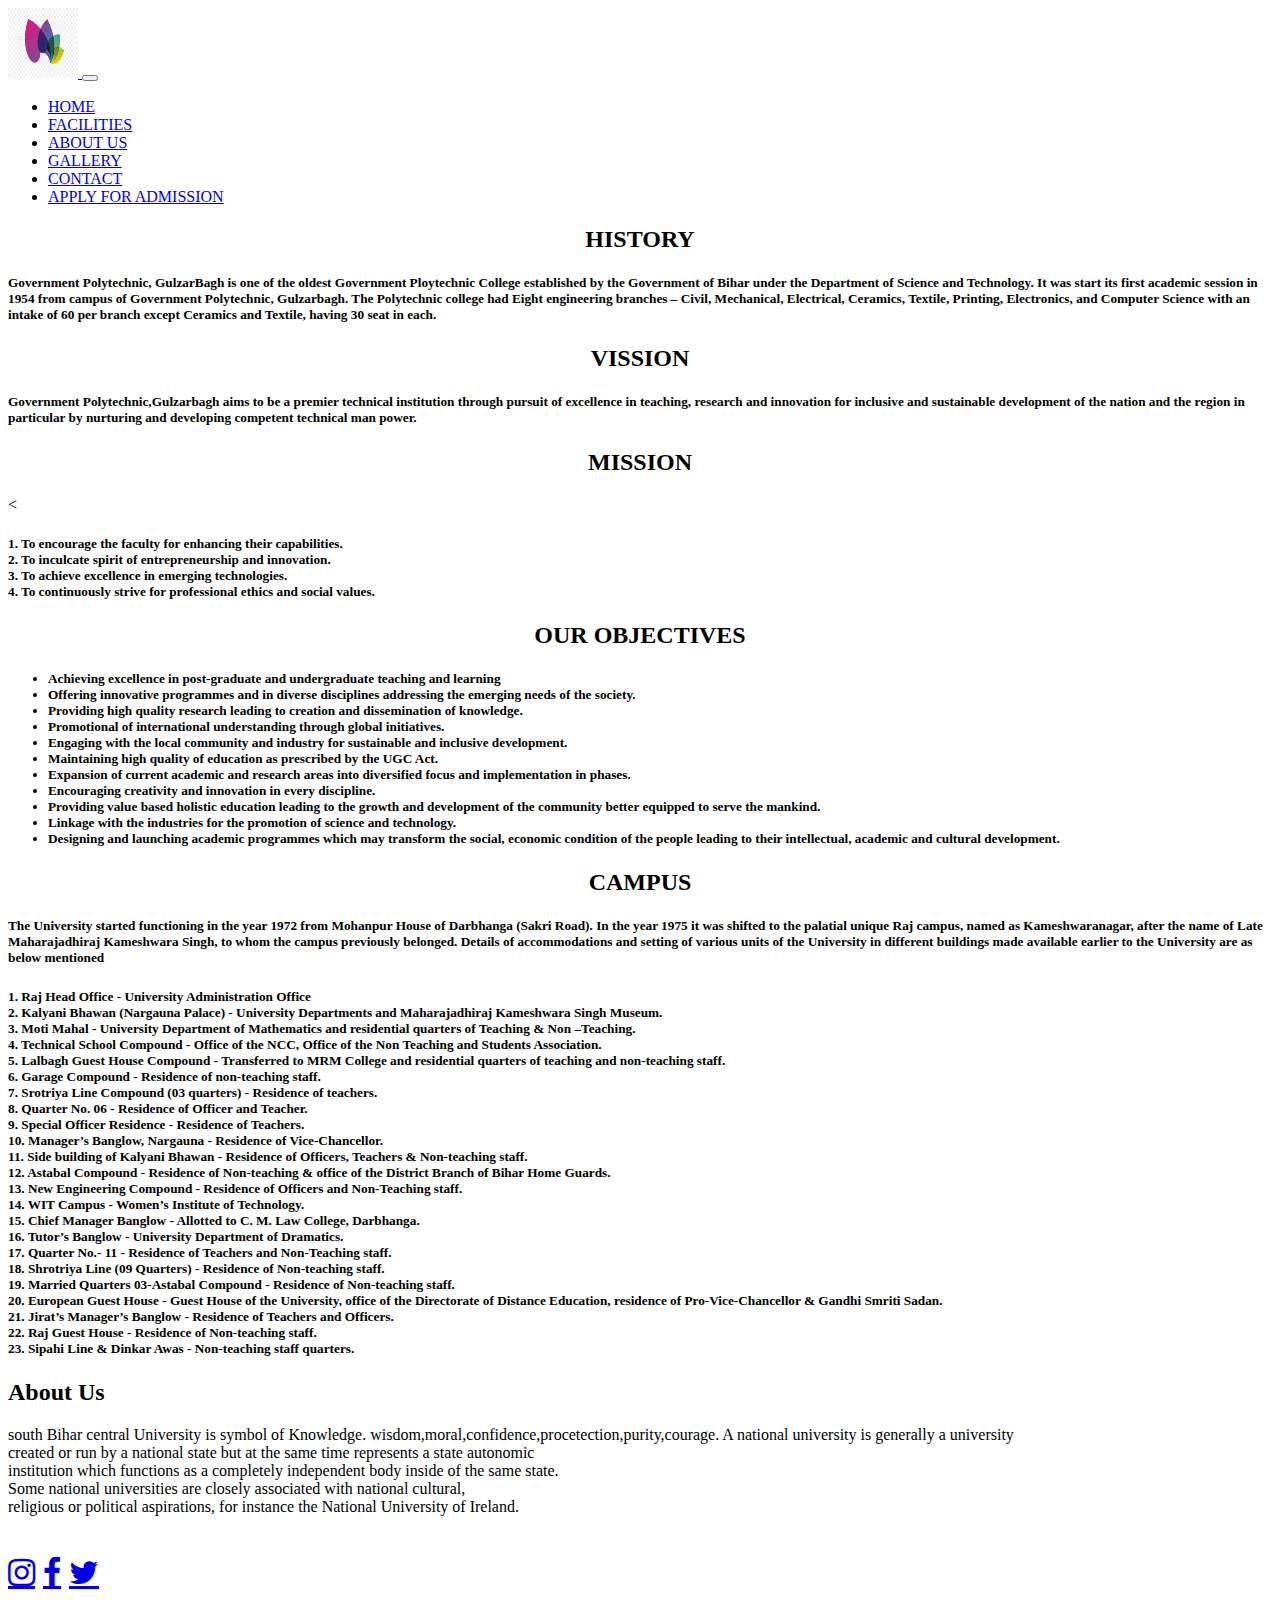
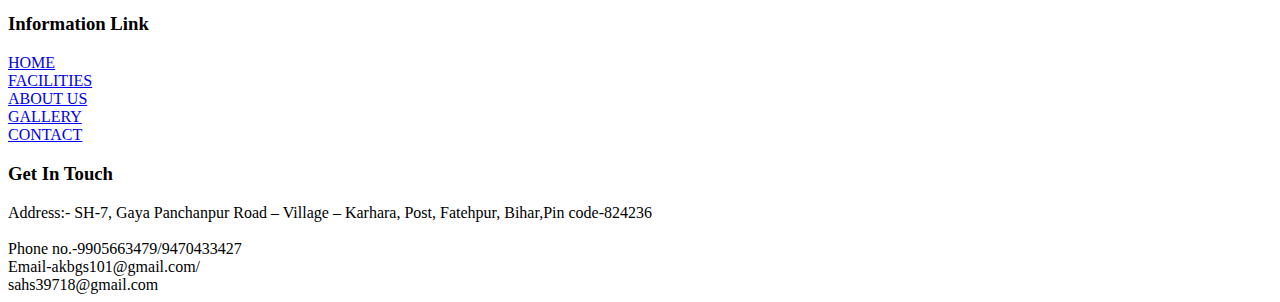
<file: task22.html>
<!DOCTYPE html>
<html>
<head>
	<meta charset="utf-8">
	<meta name="viewport" content="width=device-width, initial-scale=1">
	<title> college website </title>
	<script src="https://cdn.jsdelivr.net/npm/bootstrap@5.3.2/dist/js/bootstrap.bundle.min.js"></script>

	<link href="https://cdn.jsdelivr.net/npm/bootstrap@5.3.2/dist/css/bootstrap.min.css" rel="stylesheet" integrity="sha384-T3c6CoIi6uLrA9TneNEoa7RxnatzjcDSCmG1MXxSR1GAsXEV/Dwwykc2MPK8M2HN" crossorigin="anonymous">
   
   <script src="https://cdn.jsdelivr.net/npm/jquery@3.5.1/dist/jquery.slim.min.js" integrity="sha384-DfXdz2htPH0lsSSs5nCTpuj/zy4C+OGpamoFVy38MVBnE+IbbVYUew+OrCXaRkfj" crossorigin="anonymous"></script>
<script src="https://cdn.jsdelivr.net/npm/popper.js@1.16.1/dist/umd/popper.min.js" integrity="sha384-9/reFTGAW83EW2RDu2S0VKaIzap3H66lZH81PoYlFhbGU+6BZp6G7niu735Sk7lN" crossorigin="anonymous"></script>
<script src="https://cdn.jsdelivr.net/npm/bootstrap@4.6.2/dist/js/bootstrap.min.js" integrity="sha384-+sLIOodYLS7CIrQpBjl+C7nPvqq+FbNUBDunl/OZv93DB7Ln/533i8e/mZXLi/P+" crossorigin="anonymous"></script>
<link rel="stylesheet" href="https://cdnjs.cloudflare.com/ajax/libs/font-awesome/4.7.0/css/font-awesome.min.css">
<style >
	#PP{background: rgba(0, 0, 0, 0.5);}
	
</style>
</head>
<body>
	<nav class="navbar navbar-expand-lg navbar-light bg-secondary">
  <div class="container-fluid">
    <a class="navbar-brand" href="#"><img src="logo.jpg" height="70px" width="70px"> </a>
    <button class="navbar-toggler" type="button" data-bs-toggle="collapse" data-bs-target="#navbarNav" aria-controls="navbarNav" aria-expanded="false" aria-label="Toggle navigation">
      <span class="navbar-toggler-icon"></span>
    </button>
    <div class="collapse navbar-collapse" id="navbarNav">
      <ul class="navbar-nav">
        <li class="nav-item">
          <a class="nav-link active" aria-current href="task19.html">HOME</a>
        </li>
        <li class="nav-item">
          <a class="nav-link" href="task21.html">FACILITIES</a>
        </li>
        <li class="nav-item">
          <a class="nav-link" href="task22.html">ABOUT US</a>
        </li>
        <li class="nav-item">
          <a class="nav-link" href="task20.html">GALLERY</a>
        </li>
        <li class="nav-item">
          <a class="nav-link" href="contact.html">CONTACT</a>
        </li>
        <li class="nav-item">
         <a href="Admission Form.html" class="nav-link bg-warning">APPLY FOR ADMISSION</a>
        </li>
      </ul>
    </div>
  </div>
</nav>
<div container bg-info>
<div class="row">
<div class="col-md-12 bg-light text-danger"><center><h2>HISTORY</h2></center></div>
<h5>Government Polytechnic, GulzarBagh is one of the oldest Government Ploytechnic College established by the Government of Bihar under the Department of Science and Technology. It was start its first academic session in 1954 from campus of Government Polytechnic, Gulzarbagh. The Polytechnic college had Eight engineering branches – Civil, Mechanical, Electrical, Ceramics, Textile, Printing, Electronics, and Computer Science with an intake of 60 per branch except Ceramics and Textile, having 30 seat in each.</h5>

<div class="col-md-12 bg-light text-danger"><center><h2>VISSION</h2></center></div>
<h5>
Government Polytechnic,Gulzarbagh aims to be a premier technical institution through pursuit of excellence in teaching, research and innovation for inclusive and sustainable development of the nation and the region in particular by nurturing and developing competent technical man power.
</h5>

<div class="col-md-12 bg-light text-danger"><center><h2>MISSION</h2></center></div>
<<h5>
1. To encourage the faculty for enhancing their capabilities.<br>
2. To inculcate spirit of entrepreneurship and innovation.<br>
3. To achieve excellence in emerging technologies.<br>
4. To continuously strive for professional ethics and social values.<br></h5>


<div class="col-md-12 bg-light text-danger"><center><h2>OUR OBJECTIVES</h2></center></div></div>

<div class="container-fluid">
  <div class="row">
    <div class="col-md-8"><h5>

<ul class="objectives">
        <li class="objectives">
Achieving excellence in post-graduate and undergraduate teaching and learning</li>
<li class="objectives">
Offering innovative programmes and in diverse disciplines addressing the emerging needs of the society.</li><li class="objectives">
Providing high quality research leading to creation and dissemination of knowledge.</li><li class="objectives">
Promotional of international understanding through global initiatives.</li><li class="objectives">
Engaging with the local community and industry for sustainable and inclusive development.</li><li class="objectives">
Maintaining high quality of education as prescribed by the UGC Act.</li><li class="objectives">
Expansion of current academic and research areas into diversified focus and implementation in phases.</li><li class="objectives">
Encouraging creativity and innovation in every discipline.</li><li class="objectives">
Providing value based holistic education leading to the growth and development of the community better equipped to serve the mankind.</li><li class="objectives">
Linkage with the industries for the promotion of science and technology.</li><li class="objectives">
Designing and launching academic programmes which may transform the social, economic condition of the people leading to their intellectual, academic and cultural development.</li></ul></h5></div></div>
<div class="col-md-12 bg-light text-danger"><center><h2>CAMPUS</h2></center></div></div>
<h5>The University started functioning in the year 1972 from Mohanpur House of Darbhanga (Sakri Road). In the year 1975 it was shifted to the palatial unique Raj campus, named as Kameshwaranagar, after the name of Late Maharajadhiraj Kameshwara Singh, to whom the campus previously belonged.

Details of accommodations and setting of various units of the University in different buildings made available earlier to the University are as below mentioned<br></h5>
<div class="container-fluid">
  <div class="row">
    <div class="col-md-8"><h5>
1. Raj Head Office - University Administration Office<br>
2. Kalyani Bhawan (Nargauna Palace) - University Departments and Maharajadhiraj Kameshwara Singh Museum.<br>
3. Moti Mahal - University Department of Mathematics and residential quarters of Teaching & Non –Teaching.<br>
4. Technical School Compound - Office of the NCC, Office of the Non Teaching and Students Association.<br>
5. Lalbagh Guest House Compound - Transferred to MRM College and residential quarters of teaching and non-teaching staff.<br>
6. Garage Compound - Residence of non-teaching staff.<br>
7. Srotriya Line Compound (03 quarters) - Residence of teachers.<br>
8. Quarter No. 06 - Residence of Officer and Teacher.<br>
9. Special Officer Residence - Residence of Teachers.<br>
10. Manager’s Banglow, Nargauna - Residence of Vice-Chancellor.<br>
11. Side building of Kalyani Bhawan - Residence of Officers, Teachers & Non-teaching staff.<br>
12. Astabal Compound - Residence of Non-teaching & office of the District Branch of Bihar Home Guards.<br>
13. New Engineering Compound - Residence of Officers and Non-Teaching staff.<br>
14. WIT Campus - Women’s Institute of Technology.<br>
15. Chief Manager Banglow - Allotted to C. M. Law College, Darbhanga.<br>
16. Tutor’s Banglow - University Department of Dramatics.<br>
17. Quarter No.- 11 - Residence of Teachers and Non-Teaching staff.<br>
18. Shrotriya Line (09 Quarters) - Residence of Non-teaching staff.<br>
19. Married Quarters 03-Astabal Compound - Residence of Non-teaching staff.<br>
20. European Guest House - Guest House of the University, office of the Directorate of Distance Education, residence of Pro-Vice-Chancellor & Gandhi Smriti Sadan.<br>
21. Jirat’s Manager’s Banglow - Residence of Teachers and Officers.<br>
22. Raj Guest House - Residence of Non-teaching staff.<br>
23. Sipahi Line & Dinkar Awas - Non-teaching staff quarters.</h5></div></div>






<footer>
  <div class="container-fluid bg-secondary">
    <div class="row">
      <div class="col-md-6 sm-6">
  <h2>About Us</h2>
  south Bihar central University is symbol of Knowledge.
  wisdom,moral,confidence,procetection,purity,courage.
  A national university is generally a university <br>created or run by a national state but at the same time represents a state autonomic <br>institution which functions as a completely independent body inside of the same state.<br> Some national universities are closely associated with national cultural,<br> religious or political aspirations, for instance the National University of Ireland.<br><br><h1><a class="fa fa-instagram" href="https://instagram.com/br_09_wale?igshid=NzZlODBkYWE4Ng=="></a>
  <a class="fa fa-facebook" href="https://www.facebook.com/kumarankit.bhardawaj?mibextid=ZbWKwL"></a>
  <a class="fa fa-twitter" href="https://x.com/ANKITBHARDWAJX?t=DvZtdf4dVRIyKNFMhr_mgw&s=09"></a></h1>

</div>

      <div class="col-md-3 sm-3">
        <h3>Information Link</h3>
        
          <a class="nav-link active" aria-current="page" href="task19.html">HOME</a><br>
               <a class="nav-link" href="task21.html">FACILITIES</a><br>
       
          <a class="nav-link" href="task22.html">ABOUT US</a><br>
        
          <a class="nav-link" href="task20.html">GALLERY</a><br>
          <a class="nav-link" href="https://www.gpp7.org.in/about-us/contact/">CONTACT</a>
       
    </div>
  
</nav>
<div class="col-md-3 sm-3">
        <h3>Get In Touch</h3>
Address:- SH-7, Gaya Panchanpur Road – Village – Karhara, Post, Fatehpur, Bihar,Pin code-824236<br><br>
Phone no.-9905663479/9470433427<br>
Email-akbgs101@gmail.com/<br>sahs39718@gmail.com


</div></div>

</footer>

  </body>
</html>
</file>
